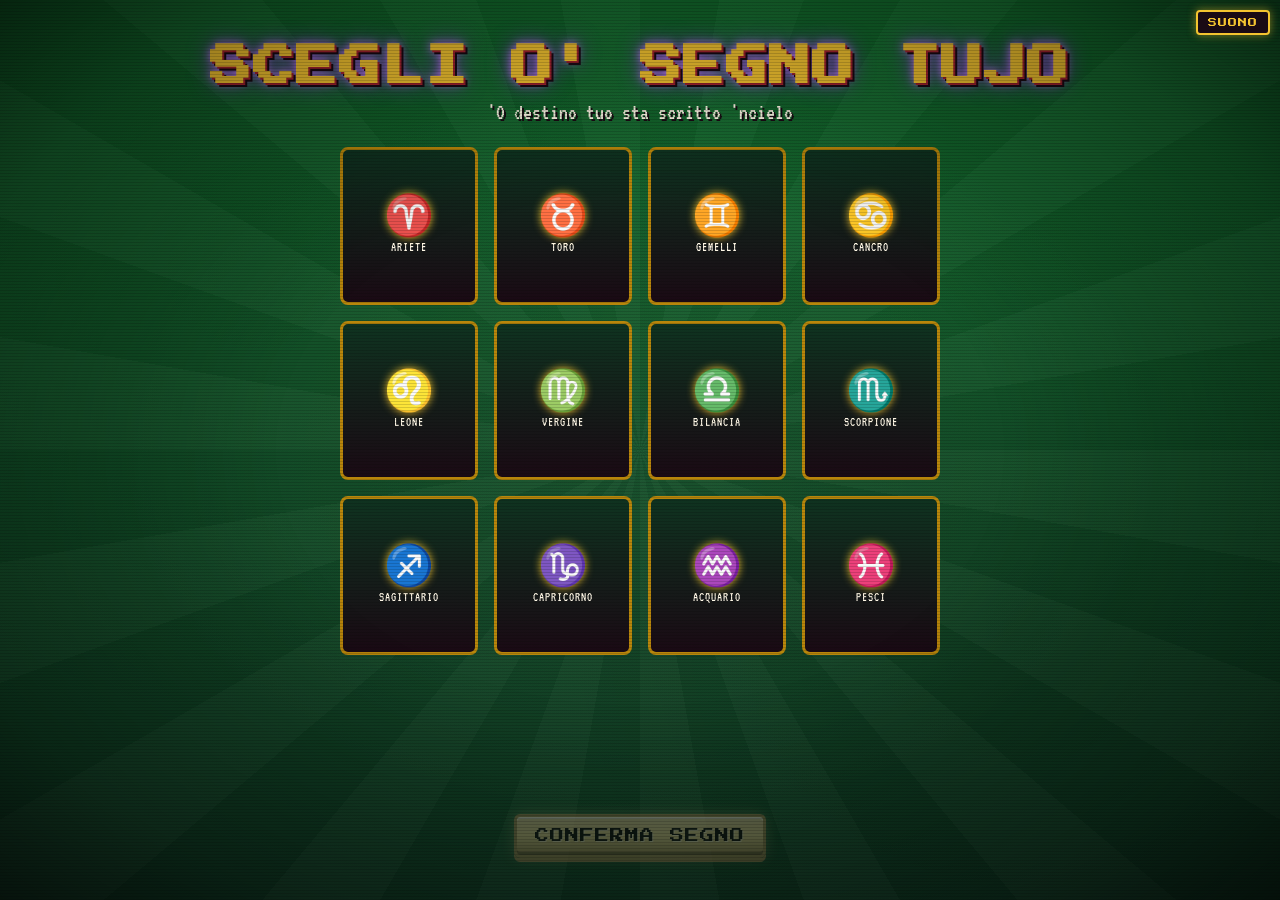
<file: game/index.html>
<!DOCTYPE html>
<html lang="it">
<head>
<meta charset="UTF-8">
<meta name="viewport" content="width=device-width, initial-scale=1.0, maximum-scale=1.0, user-scalable=no">
<meta name="theme-color" content="#0f3320">
<meta name="mobile-web-app-capable" content="yes">
<meta name="apple-mobile-web-app-capable" content="yes">
<title>BRISCOLA ROYALE</title>
<link rel="preconnect" href="https://fonts.googleapis.com">
<link rel="preconnect" href="https://fonts.gstatic.com" crossorigin>
<link href="https://fonts.googleapis.com/css2?family=Press+Start+2P&family=VT323&family=Bungee&display=swap" rel="stylesheet">
<link rel="stylesheet" href="style.css">
</head>
<body class="crt">

<button id="btn-mute" type="button" aria-label="Silenzia audio" title="Silenzia">SUONO</button>

<!-- =============== SCHERMATA: SELEZIONE SEGNO ZODIACALE =============== -->
<section id="screen-zodiac" class="screen">
  <header class="screen-header">
    <h1 class="title-neon" data-i18n="zodiac.title">SCEGLI O' SEGNO TUJO</h1>
    <p class="subtitle" data-i18n="zodiac.subtitle">'O destino tuo sta scritto 'ncielo</p>
  </header>
  <main class="screen-main">
    <div id="zodiac-grid" class="zodiac-grid">
      <button type="button" class="zodiac-icon" data-sign="ariete"><span class="z-symbol">&#9800;</span><span class="z-name" data-i18n="zodiac.sign.ariete">Ariete</span></button>
      <button type="button" class="zodiac-icon" data-sign="toro"><span class="z-symbol">&#9801;</span><span class="z-name" data-i18n="zodiac.sign.toro">Toro</span></button>
      <button type="button" class="zodiac-icon" data-sign="gemelli"><span class="z-symbol">&#9802;</span><span class="z-name" data-i18n="zodiac.sign.gemelli">Gemelli</span></button>
      <button type="button" class="zodiac-icon" data-sign="cancro"><span class="z-symbol">&#9803;</span><span class="z-name" data-i18n="zodiac.sign.cancro">Cancro</span></button>
      <button type="button" class="zodiac-icon" data-sign="leone"><span class="z-symbol">&#9804;</span><span class="z-name" data-i18n="zodiac.sign.leone">Leone</span></button>
      <button type="button" class="zodiac-icon" data-sign="vergine"><span class="z-symbol">&#9805;</span><span class="z-name" data-i18n="zodiac.sign.vergine">Vergine</span></button>
      <button type="button" class="zodiac-icon" data-sign="bilancia"><span class="z-symbol">&#9806;</span><span class="z-name" data-i18n="zodiac.sign.bilancia">Bilancia</span></button>
      <button type="button" class="zodiac-icon" data-sign="scorpione"><span class="z-symbol">&#9807;</span><span class="z-name" data-i18n="zodiac.sign.scorpione">Scorpione</span></button>
      <button type="button" class="zodiac-icon" data-sign="sagittario"><span class="z-symbol">&#9808;</span><span class="z-name" data-i18n="zodiac.sign.sagittario">Sagittario</span></button>
      <button type="button" class="zodiac-icon" data-sign="capricorno"><span class="z-symbol">&#9809;</span><span class="z-name" data-i18n="zodiac.sign.capricorno">Capricorno</span></button>
      <button type="button" class="zodiac-icon" data-sign="acquario"><span class="z-symbol">&#9810;</span><span class="z-name" data-i18n="zodiac.sign.acquario">Acquario</span></button>
      <button type="button" class="zodiac-icon" data-sign="pesci"><span class="z-symbol">&#9811;</span><span class="z-name" data-i18n="zodiac.sign.pesci">Pesci</span></button>
    </div>
    <div id="zodiac-detail" class="zodiac-detail" aria-live="polite"></div>
  </main>
  <footer class="screen-footer">
    <button type="button" class="btn-arcade" id="btn-zodiac-confirm" data-i18n="zodiac.confirm" disabled>CONFERMA SEGNO</button>
  </footer>
</section>

<!-- =============== SCHERMATA: MENU PRINCIPALE =============== -->
<section id="screen-menu" class="screen">
  <header class="screen-header menu-header">
    <div class="logo-box">
      <div id="gennarino-menu"></div>
    </div>
    <h1 class="title-neon menu-title" id="logo-menu">BRISCOLA<br>ROYALE</h1>
    <p class="subtitle menu-sub" data-i18n="menu.subtitle">Tieni 'a mano? Allora vienitenne!</p>
  </header>
  <main class="screen-main menu-main">
    <button type="button" class="btn-arcade btn-big" id="btn-menu-play" data-i18n="menu.play">GIOCA</button>
    <button type="button" class="btn-arcade" id="btn-how-to-play" data-i18n="menu.howToPlay">COME SI GIOCA?</button>
    <button type="button" class="btn-arcade btn-premium" id="btn-premium" data-i18n="menu.minigames">MINIGIOCHI</button>
    <button type="button" class="btn-arcade btn-small" id="btn-collection" data-i18n="menu.collection">COLLEZIONE</button>
    <button type="button" class="btn-arcade btn-small" id="btn-open-settings" data-i18n="menu.settings">&#9881; IMPOSTAZIONI</button>
  </main>
  <footer class="screen-footer menu-footer">
    <span class="meta-coins"><span data-i18n="menu.ducatsLabel">DUCATI</span>: <span id="meta-coins-display">0</span></span>
    <span class="meta-zodiac"><span data-i18n="menu.signLabel">SEGNO</span>: <span id="meta-zodiac-display">--</span></span>
  </footer>
</section>

<!-- =============== SCHERMATA: GIOCO =============== -->
<section id="screen-game" class="screen">
  <!-- Decorazioni angolari "bisca" (pixel art SVG inline) -->
  <div class="bisca-deco tl" aria-hidden="true">
    <!-- Tazzina di caffè -->
    <svg width="32" height="32" viewBox="0 0 16 16" xmlns="http://www.w3.org/2000/svg" shape-rendering="crispEdges">
      <rect x="3" y="6" width="8" height="6" fill="#fff8e7"/>
      <rect x="3" y="6" width="8" height="1" fill="#1a0a14"/>
      <rect x="3" y="11" width="8" height="1" fill="#1a0a14"/>
      <rect x="3" y="6" width="1" height="6" fill="#1a0a14"/>
      <rect x="10" y="6" width="1" height="6" fill="#1a0a14"/>
      <rect x="11" y="7" width="3" height="1" fill="#1a0a14"/>
      <rect x="13" y="8" width="1" height="2" fill="#1a0a14"/>
      <rect x="11" y="10" width="2" height="1" fill="#1a0a14"/>
      <rect x="4" y="7" width="6" height="4" fill="#3b1a0a"/>
      <rect x="5" y="3" width="1" height="2" fill="#fff" opacity="0.5"/>
      <rect x="7" y="2" width="1" height="3" fill="#fff" opacity="0.5"/>
      <rect x="9" y="3" width="1" height="2" fill="#fff" opacity="0.5"/>
    </svg>
  </div>
  <div class="bisca-deco tr" aria-hidden="true">
    <!-- Lampada da bisca -->
    <svg width="32" height="32" viewBox="0 0 16 16" xmlns="http://www.w3.org/2000/svg" shape-rendering="crispEdges">
      <rect x="7" y="0" width="2" height="3" fill="#1a0a14"/>
      <rect x="3" y="3" width="10" height="1" fill="#1a0a14"/>
      <rect x="2" y="4" width="12" height="3" fill="#e63946"/>
      <rect x="3" y="7" width="10" height="1" fill="#a3232f"/>
      <rect x="6" y="8" width="4" height="3" fill="#f4c430" opacity="0.8"/>
      <rect x="7" y="11" width="2" height="2" fill="#f4c430" opacity="0.4"/>
    </svg>
  </div>
  <div class="bisca-deco bl" aria-hidden="true">
    <!-- Posacenere con sigaro -->
    <svg width="32" height="32" viewBox="0 0 16 16" xmlns="http://www.w3.org/2000/svg" shape-rendering="crispEdges">
      <rect x="2" y="10" width="12" height="3" fill="#3b3b3b"/>
      <rect x="2" y="10" width="12" height="1" fill="#1a0a14"/>
      <rect x="3" y="13" width="10" height="1" fill="#1a0a14"/>
      <rect x="8" y="6" width="6" height="1" fill="#8b4513"/>
      <rect x="14" y="6" width="1" height="1" fill="#e63946"/>
      <rect x="15" y="5" width="1" height="1" fill="#f4c430"/>
      <rect x="9" y="4" width="1" height="2" fill="#fff" opacity="0.3"/>
      <rect x="11" y="3" width="1" height="3" fill="#fff" opacity="0.3"/>
    </svg>
  </div>
  <div class="bisca-deco br" aria-hidden="true">
    <!-- Mazzo di carte -->
    <svg width="32" height="32" viewBox="0 0 16 16" xmlns="http://www.w3.org/2000/svg" shape-rendering="crispEdges">
      <rect x="2" y="3" width="8" height="11" fill="#fff8e7"/>
      <rect x="2" y="3" width="8" height="1" fill="#1a0a14"/>
      <rect x="2" y="13" width="8" height="1" fill="#1a0a14"/>
      <rect x="2" y="3" width="1" height="11" fill="#1a0a14"/>
      <rect x="9" y="3" width="1" height="11" fill="#1a0a14"/>
      <rect x="4" y="5" width="4" height="1" fill="#e63946"/>
      <rect x="4" y="11" width="4" height="1" fill="#e63946"/>
      <rect x="5" y="7" width="2" height="3" fill="#f4c430"/>
      <rect x="5" y="2" width="8" height="11" fill="#1a0a14" opacity="0.4"/>
      <rect x="6" y="1" width="8" height="11" fill="#1a0a14" opacity="0.25"/>
    </svg>
  </div>
  <header class="hud" id="hud">
    <div class="hud-block">
      <div class="hud-label" data-i18n="hud.ante">ANTE</div>
      <div class="hud-value" id="hud-ante">1/8</div>
    </div>
    <div class="hud-block">
      <div class="hud-label" data-i18n="hud.round">ROUND</div>
      <div class="hud-value" id="hud-round">SMALL</div>
    </div>
    <div class="hud-block hud-score">
      <div class="hud-label" data-i18n="hud.score">PUNTI</div>
      <div class="hud-value score-big" id="hud-score">0</div>
      <div class="hud-progress"><div class="hud-progress-bar" id="hud-progress-bar"></div></div>
      <div class="hud-target"><span data-i18n="hud.target">OBIETTIVO</span>: <span id="hud-target">300</span></div>
    </div>
    <div class="hud-block">
      <div class="hud-label" data-i18n="hud.hands">MANI</div>
      <div class="hud-value hud-blu" id="hud-hands">4</div>
    </div>
    <div class="hud-block">
      <div class="hud-label" data-i18n="hud.discards">SCARTI</div>
      <div class="hud-value hud-red" id="hud-discards">3</div>
    </div>
    <div class="hud-block">
      <div class="hud-label" data-i18n="hud.ducats">DUCATI</div>
      <div class="hud-value hud-gold" id="hud-money">$ 4</div>
    </div>
    <div class="hud-block" id="hud-briscola">
      <span class="hud-label" data-i18n="hud.briscola">BRISCOLA</span>
      <span class="hud-value" id="hud-briscola-seme">—</span>
    </div>
    <div class="hud-badges">
      <span id="hud-daily-badge" class="hud-daily-badge" style="display:none">&#128197; DAILY</span>
      <span id="hud-endless-badge" class="hud-endless-badge" style="display:none">&#8734; ENDLESS</span>
    </div>
  </header>

  <aside class="joker-bar" id="joker-bar" aria-label="Jolly attivi">
    <div class="joker-bar-label" data-i18n="game.jokers">JOLLY</div>
    <div class="joker-slots" id="joker-slots"></div>
    <div class="joker-bar-label" style="margin-top:6px" data-i18n="game.tarots">TAROCCHI</div>
    <div class="consumable-bar" id="consumable-bar"></div>
    <div id="gennarino-game"></div>
  </aside>

  <main class="screen-main game-main">
    <div class="played-area" id="cards-played" aria-label="Carte giocate"></div>

    <div class="deck-area" id="deck-area">
      <button type="button" class="deck-btn" id="btn-draw-card" title="Clicca per pescare una carta">
        <div class="deck-stack">
          <div class="deck-card-back"></div>
          <div class="deck-card-back deck-card-2"></div>
          <div class="deck-card-back deck-card-3"></div>
        </div>
        <div class="deck-info-overlay">
          <span class="deck-count-num" id="deck-count">40</span>
          <span class="deck-count-label" data-i18n="game.cards">carte</span>
        </div>
      </button>
      <div class="deck-draws-indicator">
        <span class="draws-label" data-i18n="game.draws">PESCATE</span>
        <span class="draws-value" id="draws-left">4</span>
      </div>
    </div>

    <div class="hand-area" id="cards-hand" aria-label="Carte in mano"></div>

    <div class="round-info" id="round-info">
      <span id="hand-type-display">--</span>
      <span class="chips-mult" id="chips-mult-display">0 &times; 0</span>
    </div>

    <div class="action-bar">
      <button type="button" class="btn-arcade btn-play" id="btn-play" disabled data-i18n="btn.playHand">GIOCA</button>
      <button type="button" class="btn-arcade btn-sort" id="btn-sort-rank" data-i18n="btn.sortRank">ORDINA</button>
      <button type="button" class="btn-arcade btn-discard" id="btn-discard" disabled data-i18n="btn.discard">SCARTA</button>
      <button type="button" class="btn-arcade btn-small btn-combo-help" id="btn-combo-help" data-i18n="btn.combo">COMBO?</button>
    </div>
  </main>

  <footer class="screen-footer game-footer">
    <button type="button" class="btn-text" id="btn-run-info" data-i18n="btn.infoRun">INFO RUN</button>
    <button type="button" class="btn-text" id="btn-quit-run" data-i18n="btn.abandon">ABBANDONA</button>
  </footer>
</section>

<!-- =============== SCHERMATA: NEGOZIO =============== -->
<section id="screen-shop" class="screen">
  <header class="screen-header shop-header">
    <h1 class="title-neon shop-title" data-i18n="shop.mainTitle">'O NEGOZIO 'E DON CARMINE</h1>
    <p class="subtitle" data-i18n="shop.mainSubtitle">Spendi sti ducati ca te bruciano 'ncopp' 'a sacca</p>
    <div class="shop-coins"><span data-i18n="shop.ducatsLabel">DUCATI</span>: <span id="shop-coins-display">0</span></div>
  </header>
  <main class="screen-main shop-main">
    <section class="shop-section">
      <h2 class="shop-section-title" data-i18n="shop.sectionJokers">MAZZETTI &amp; JOLLY</h2>
      <div class="shop-row" id="shop-jokers"></div>
    </section>
    <section class="shop-section">
      <h2 class="shop-section-title" data-i18n="shop.sectionTarots">TAROCCHI</h2>
      <div class="shop-row" id="shop-tarots"></div>
    </section>
    <section class="shop-section">
      <h2 class="shop-section-title" data-i18n="shop.sectionPacks">PACCHETTI</h2>
      <div class="shop-row" id="shop-packs"></div>
    </section>
  </main>
  <footer class="screen-footer shop-footer">
    <button type="button" class="btn-arcade btn-reroll" id="btn-reroll">RILANCIA ($5)</button>
    <button type="button" class="btn-arcade btn-next" id="btn-next">AVANTI &raquo;</button>
  </footer>
</section>

<!-- =============== SCHERMATA: SLOT MACHINE =============== -->
<section id="screen-slot" class="screen">
  <header class="screen-header slot-header">
    <h1 class="title-neon slot-title" data-i18n="slot.title">SLOT D' 'O DESTINO</h1>
    <p class="subtitle" data-i18n="slot.subtitle">Vire si 'a fortuna te vasa</p>
  </header>
  <main class="screen-main slot-main">
    <div class="slot-cabinet">
      <div class="bulb-row top">
        <span class="bulb"></span><span class="bulb"></span><span class="bulb"></span>
        <span class="bulb"></span><span class="bulb"></span><span class="bulb"></span>
        <span class="bulb"></span><span class="bulb"></span>
      </div>
      <div class="reels-box">
        <div class="reel" id="reel-1">&#127815;</div>
        <div class="reel" id="reel-2">&#127815;</div>
        <div class="reel" id="reel-3">&#127815;</div>
      </div>
      <div class="bulb-row bottom">
        <span class="bulb"></span><span class="bulb"></span><span class="bulb"></span>
        <span class="bulb"></span><span class="bulb"></span><span class="bulb"></span>
        <span class="bulb"></span><span class="bulb"></span>
      </div>
      <div class="slot-display" id="slot-display" data-i18n="slot.insertCoin">INSERISCI 'NU DUCATO</div>
      <span id="slot-cost-label" class="tombola-counter" style="font-size:16px"></span>
      <button type="button" class="slot-lever" id="btn-slot-spin" aria-label="Tira la leva">
        <span class="lever-stick"></span>
        <span class="lever-ball"></span>
      </button>
    </div>
  </main>
  <footer class="screen-footer slot-footer">
    <span class="slot-credit"><span data-i18n="slot.creditsLabel">CREDITI</span>: <span id="slot-credit">0</span></span>
    <button type="button" class="btn-arcade" id="btn-slot-exit" data-i18n="slot.exit">ESCI</button>
  </footer>
</section>

<!-- =============== SCHERMATA: TOMBOLA =============== -->
<section id="screen-tombola" class="screen">
  <header class="screen-header tombola-header">
    <h1 class="title-neon tombola-title" data-i18n="tombola.title">TOMBOLA D' 'A NONNA</h1>
    <p class="subtitle" data-i18n="tombola.subtitle">Novanta numeri, 'na speranza</p>
  </header>
  <main class="screen-main tombola-main">
    <div class="tombola-grid tombola-card" id="tombola-card" aria-label="Cartella tombola"></div>
    <div class="tombola-extracted">
      <h3 class="tombola-extracted-title" data-i18n="tombola.lastExtracted">ULTIMI ESTRATTI</h3>
      <div class="tombola-extracted-row" id="tombola-last-numbers"></div>
    </div>
    <span id="tombola-extract-counter" class="tombola-counter">ESTRAZIONI: 0 / 9</span>
    <button type="button" class="btn-arcade btn-big" id="btn-tombola-extract">ESTRAI NUMERO</button>
  </main>
  <footer class="screen-footer tombola-footer">
    <span class="tombola-status" id="tombola-status">AMBO --- TERNA --- TOMBOLA</span>
    <button type="button" class="btn-arcade" id="btn-tombola-exit" data-i18n="tombola.exit">ESCI</button>
  </footer>
</section>

<!-- =============== SCHERMATA: GAME OVER =============== -->
<section id="screen-end" class="screen">
  <header class="screen-header end-header">
    <h1 class="title-neon end-title" id="end-title">FINE D' 'A PARTITA</h1>
  </header>
  <main class="screen-main end-main">
    <section class="end-stats" id="end-stats">
      <h2 class="end-section-title" data-i18n="end.statsTitle">STATISTICHE D' 'A RUN</h2>
      <ul class="stat-list">
        <li><span data-i18n="end.statScore">Punteggio finale</span>: <strong id="end-score" class="stat-score-value">0</strong></li>
        <li><span data-i18n="end.statAnte">Ante raggiunto</span>: <strong id="end-ante">1</strong></li>
        <li><span data-i18n="end.statHands">Mani giocate</span>: <strong id="end-hands">0</strong></li>
        <li><span data-i18n="end.statSpent">Ducati spesi</span>: <strong id="end-spent">0</strong></li>
        <li><span data-i18n="end.statJokers">Jolly comprati</span>: <strong id="end-jokers">0</strong></li>
      </ul>
    </section>
    <section class="end-prediction" id="end-prediction">
      <h2 class="end-section-title" data-i18n="end.magoTitle">'O MAGO TE DICE...</h2>
      <div class="prediction-box" id="end-prediction-box">
        <p class="prediction-text" id="end-prediction-text">Le stelle stanno mute, &#39;o mago s&#39;&egrave; addurmuto.</p>
      </div>
    </section>
  </main>
  <footer class="screen-footer end-footer">
    <button type="button" class="btn-arcade" id="btn-retry" data-i18n="end.retry">RIGIOCA</button>
    <button type="button" class="btn-arcade btn-small" id="btn-menu-end" data-i18n="end.menu">MENU</button>
  </footer>
</section>

<!-- =============== SCHERMATA: IMPOSTAZIONI =============== -->
<section id="screen-settings" class="screen">
  <header class="screen-header settings-header">
    <button type="button" class="btn-arcade btn-small btn-back" id="btn-settings-back" data-i18n="settings.back">&laquo; INDIETRO</button>
    <h1 class="title-neon settings-title" data-i18n="settings.title">&#9881; IMPOSTAZIONI</h1>
  </header>
  <main class="screen-main settings-main">

    <section class="settings-section">
      <h2 class="settings-section-title" data-i18n="settings.audio">AUDIO</h2>
      <div class="settings-row">
        <label class="settings-label" for="settings-bgm-vol" data-i18n="settings.bgmVol">Volume musica</label>
        <input type="range" id="settings-bgm-vol" min="0" max="100" step="5" value="40" class="settings-slider">
        <span class="settings-value" id="settings-bgm-vol-display">40</span>
      </div>
      <div class="settings-row">
        <label class="settings-label" for="settings-sfx-vol" data-i18n="settings.sfxVol">Volume effetti</label>
        <input type="range" id="settings-sfx-vol" min="0" max="100" step="5" value="80" class="settings-slider">
        <span class="settings-value" id="settings-sfx-vol-display">80</span>
      </div>
      <div class="settings-row">
        <span class="settings-label" data-i18n="settings.audioLabel">Audio</span>
        <button type="button" class="btn-arcade btn-small" id="btn-settings-mute">&#128266; ATTIVO</button>
      </div>
    </section>

    <section class="settings-section">
      <h2 class="settings-section-title" data-i18n="settings.zodiac">SEGNO ZODIACALE</h2>
      <div class="settings-row settings-zodiac-row">
        <span class="settings-label" data-i18n="settings.currentSign">Segno corrente</span>
        <span class="settings-zodiac-current">
          <span class="settings-zodiac-symbol" id="settings-zodiac-symbol">&#9804;</span>
          <span class="settings-zodiac-name" id="settings-zodiac-name">--</span>
        </span>
      </div>
      <div class="settings-row">
        <button type="button" class="btn-arcade btn-small" id="btn-settings-change-zodiac" data-i18n="settings.changeZodiac">CAMBIA SEGNO</button>
      </div>
    </section>

    <section class="settings-section">
      <h2 class="settings-section-title" data-i18n="settings.stats">STATISTICHE</h2>
      <table class="settings-stats">
        <tbody>
          <tr><td class="stat-label" data-i18n="stat.played">Partite giocate</td><td class="stat-value" id="stat-total-runs">0</td></tr>
          <tr><td class="stat-label" data-i18n="stat.wins">Vittorie</td><td class="stat-value" id="stat-victories">0</td></tr>
          <tr><td class="stat-label" data-i18n="stat.losses">Sconfitte</td><td class="stat-value" id="stat-defeats">0</td></tr>
          <tr><td class="stat-label" data-i18n="stat.bosses">Boss battuti</td><td class="stat-value" id="stat-boss-defeated">0</td></tr>
          <tr><td class="stat-label" data-i18n="stat.bestScore">Punteggio migliore</td><td class="stat-value" id="stat-best-score">0</td></tr>
          <tr><td class="stat-label" data-i18n="stat.ducats">Ducati totali</td><td class="stat-value" id="stat-total-ducats">0</td></tr>
          <tr><td class="stat-label" data-i18n="stat.favCombo">Combo preferita</td><td class="stat-value" id="stat-favorite-combo">&mdash;</td></tr>
          <tr><td class="stat-label" data-i18n="stat.favJoker">Jolly preferito</td><td class="stat-value" id="stat-favorite-joker">&mdash;</td></tr>
        </tbody>
      </table>
    </section>

    <section class="settings-section">
      <h3 class="settings-section-title" data-i18n="settings.lang">LINGUA</h3>
      <button type="button" class="btn-arcade" id="btn-lang-toggle">IT | EN</button>
    </section>

    <section class="settings-section">
      <h2 class="settings-section-title" data-i18n="settings.data">DATI</h2>
      <div class="settings-row">
        <button type="button" class="btn-arcade btn-small btn-reset-save" id="btn-settings-reset" data-i18n="settings.reset">RESET SALVATAGGIO</button>
      </div>
      <p class="settings-warning" data-i18n="settings.resetWarning">Attenzione: cancellera' tutti i progressi, ducati, jolly e statistiche.</p>
    </section>

  </main>
  <footer class="screen-footer settings-footer">
    <span class="settings-version">v1.0 &mdash; BRISCOLA ROYALE</span>
  </footer>
</section>

<!-- =============== SCHERMATA: COLLEZIONE =============== -->
<section id="screen-collection" class="screen">
  <div class="screen-inner">
    <header class="screen-header">
      <button type="button" class="btn-arcade btn-sm" id="btn-coll-back" data-i18n="settings.back">&laquo; INDIETRO</button>
      <h2 class="screen-title" data-i18n="coll.title">COLLEZIONE</h2>
    </header>
    <div id="coll-filter-bar" class="coll-filter-bar">
      <button type="button" class="btn-arcade btn-sm coll-filter active" data-filter="all" data-i18n="coll.all">TUTTI</button>
      <button type="button" class="btn-arcade btn-sm coll-filter" data-filter="seen" data-i18n="coll.filterSeen">VISTI</button>
      <button type="button" class="btn-arcade btn-sm coll-filter" data-filter="locked" data-i18n="coll.filterLocked">BLOCCATI</button>
    </div>
    <div id="coll-grid" class="coll-grid"></div>
    <p class="coll-counter" id="coll-counter">0 / 0 sbloccati</p>
  </div>
</section>

<!-- =============== SCHERMATA: MINI-GIOCHI (SVAGO) =============== -->
<section id="screen-minigames" class="screen">
  <div class="screen-inner">
    <header class="screen-header">
      <button type="button" class="btn-arcade btn-sm" id="btn-minigames-back" data-i18n="settings.back">&laquo; INDIETRO</button>
      <h2 class="screen-title" data-i18n="mg.hub.title">SVAGO</h2>
    </header>
    <p class="minigames-sub" data-i18n="mg.hub.subtitle">Quattro juochi 'e bisca pe' fa' passa' 'o tiempo</p>
    <div class="minigames-grid">
      <button type="button" class="minigame-card" id="mg-tabacchi">
        <div class="mg-icon">&#128684;</div>
        <div class="mg-title" data-i18n="mg.tabacchi.cardTitle">TABACCHI</div>
        <div class="mg-desc" data-i18n="mg.tabacchi.cardDesc">Fumati tutto il pacchetto</div>
        <div class="mg-reward" data-i18n="mg.tabacchi.cardReward">+10 &#128176;</div>
      </button>
      <button type="button" class="minigame-card" id="mg-cassaforte">
        <div class="mg-icon">&#128274;</div>
        <div class="mg-title" data-i18n="mg.cassaforte.cardTitle">CASSAFORTE D'ORO</div>
        <div class="mg-desc" data-i18n="mg.cassaforte.cardDesc">Spaccala col piede di porco</div>
        <div class="mg-reward" data-i18n="mg.cassaforte.cardReward">+100 &#128176;</div>
      </button>
      <button type="button" class="minigame-card" id="mg-jackpot">
        <div class="mg-icon">&#127920;</div>
        <div class="mg-title" data-i18n="mg.jackpot.cardTitle">JACKPOT</div>
        <div class="mg-desc" data-i18n="mg.jackpot.cardDesc">Slot machine — tenta la fortuna</div>
        <div class="mg-reward" data-i18n="mg.jackpot.cardReward">variabile</div>
      </button>
      <button type="button" class="minigame-card" id="mg-pachinko">
        <div class="mg-icon">&#127919;</div>
        <div class="mg-title" data-i18n="mg.pachinko.cardTitle">PACHINKO</div>
        <div class="mg-desc" data-i18n="mg.pachinko.cardDesc">Spara la pallina e fai punti</div>
        <div class="mg-reward" data-i18n="mg.pachinko.cardReward">5&ndash;50 &#128176;</div>
      </button>
    </div>
  </div>
</section>

<!-- =============== OVERLAY GLOBALI =============== -->
<div id="toast-container" aria-live="polite" aria-atomic="true"></div>
<div id="popup-overlay" class="popup-overlay" aria-hidden="true">
  <div class="popup-box" id="popup-box" role="dialog" aria-modal="true"></div>
</div>

<!-- =============== JS (ordine obbligato) =============== -->
<script defer src="sprites.js"></script>
<script defer src="data.js"></script>
<script defer src="cards.js"></script>
<script defer src="audio.js"></script>
<script defer src="gennarino.js"></script>
<script defer src="zodiac.js"></script>
<script defer src="game.js"></script>
<script defer src="shop.js"></script>
<script defer src="bonus.js"></script>
<script defer src="app.js"></script>
<script defer src="tutorial.js"></script>

</body>
</html>
</file>
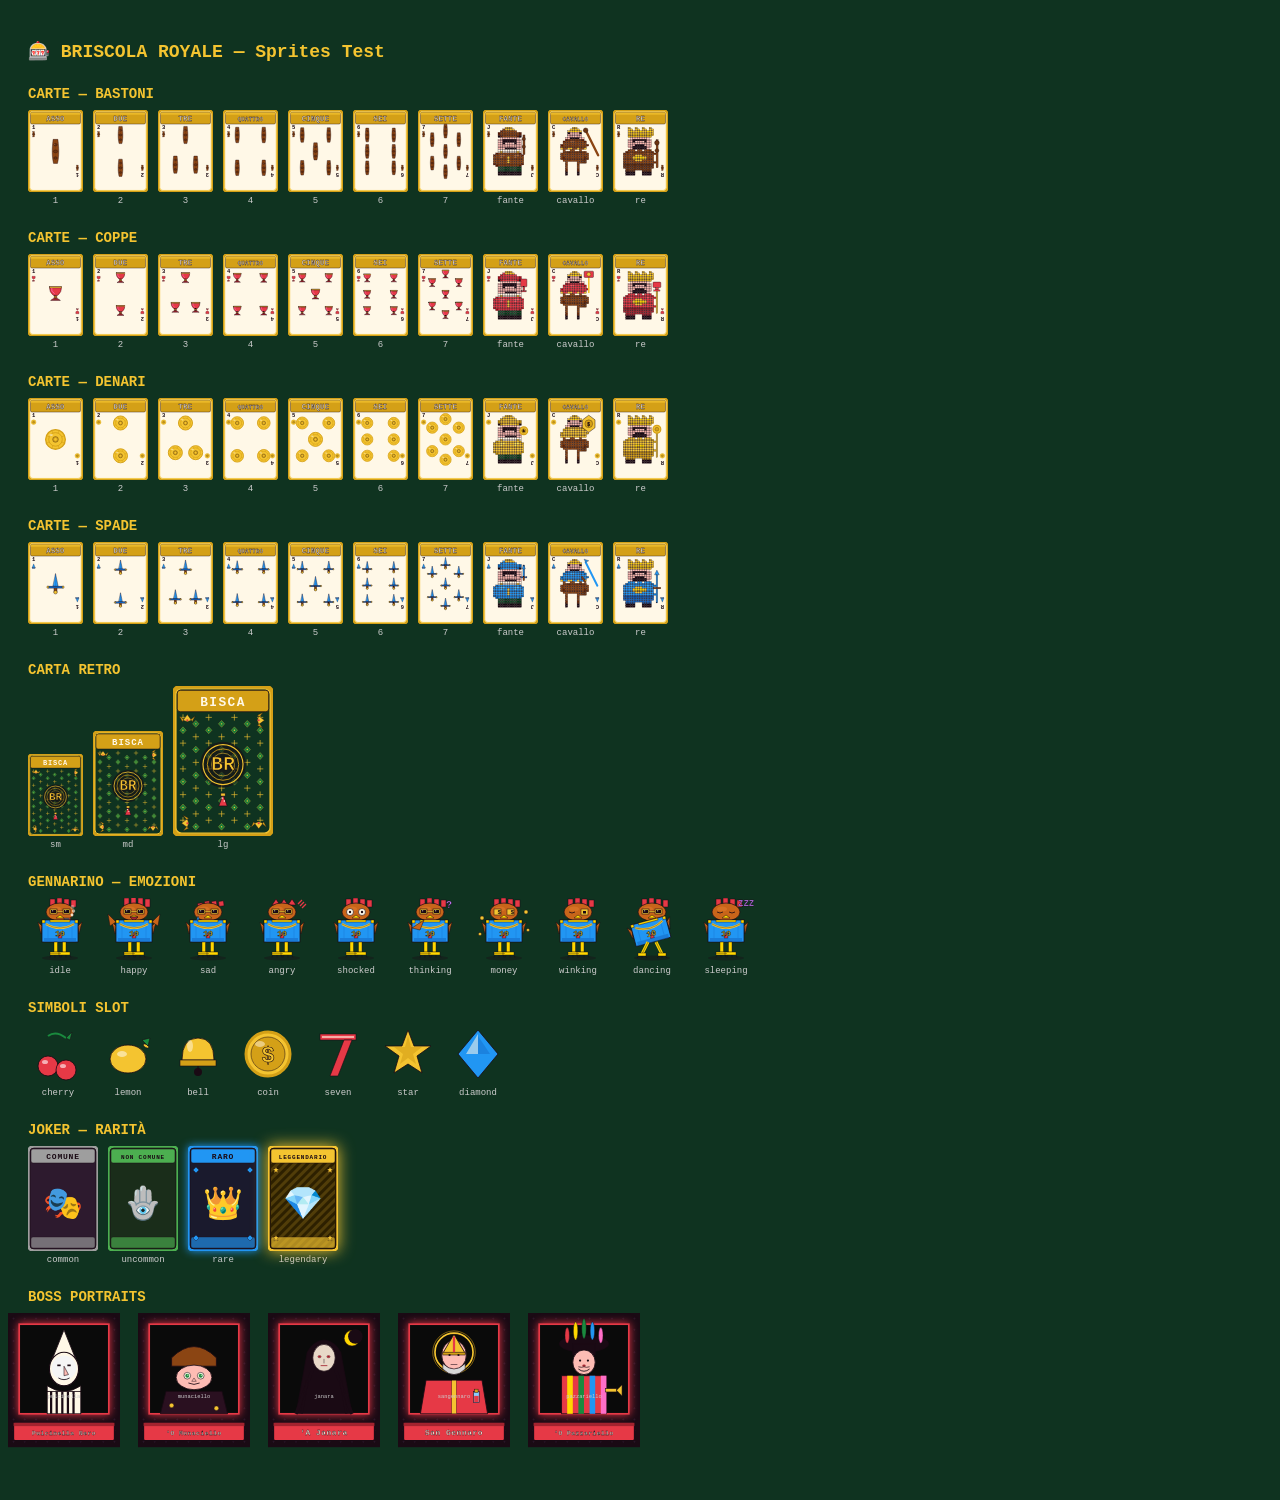
<file: game/test-sprites.html>
<!DOCTYPE html>
<html lang="it">
<head>
<meta charset="UTF-8">
<title>Sprites Test — Briscola Royale</title>
<style>
  body { background: #0f3320; color: #fff8e7; font-family: monospace; padding: 20px; }
  h2 { color: #f4c430; margin: 24px 0 8px; font-size: 14px; }
  .row { display: flex; flex-wrap: wrap; gap: 10px; align-items: flex-end; margin-bottom: 16px; }
  .label { font-size: 9px; color: #ccc; text-align: center; margin-top: 4px; }
  .item { display: flex; flex-direction: column; align-items: center; }
</style>
</head>
<body>
<h1 style="color:#f4c430; font-size:18px;">🎰 BRISCOLA ROYALE — Sprites Test</h1>
<div id="output">Caricamento sprites...</div>
<script src="sprites.js"></script>
<script>
const out = document.getElementById('output');
const S = window.SPRITES;
if (!S) { out.textContent = 'ERRORE: sprites.js non caricato'; }
else {
  let h = '';

  // Carte per seme
  ['bastoni','coppe','denari','spade'].forEach(seme => {
    h += `<h2>CARTE — ${seme.toUpperCase()}</h2><div class="row">`;
    [1,2,3,4,5,6,7,'fante','cavallo','re'].forEach(v => {
      h += `<div class="item">${S.card(seme, v, {size:'sm'})}<div class="label">${v}</div></div>`;
    });
    h += '</div>';
  });

  // Carta retro
  h += `<h2>CARTA RETRO</h2><div class="row">`;
  ['sm','md','lg'].forEach(sz => {
    h += `<div class="item">${S.cardBack({size:sz})}<div class="label">${sz}</div></div>`;
  });
  h += '</div>';

  // Gennarino
  h += `<h2>GENNARINO — EMOZIONI</h2><div class="row">`;
  ['idle','happy','sad','angry','shocked','thinking','money','winking','dancing','sleeping'].forEach(e => {
    h += `<div class="item">${S.gennarino(e, 64)}<div class="label">${e}</div></div>`;
  });
  h += '</div>';

  // Slot symbols
  h += `<h2>SIMBOLI SLOT</h2><div class="row">`;
  ['cherry','lemon','bell','coin','seven','star','diamond'].forEach(sym => {
    h += `<div class="item">${S.slotSymbol(sym)}<div class="label">${sym}</div></div>`;
  });
  h += '</div>';

  // Joker cards
  h += `<h2>JOKER — RARITÀ</h2><div class="row">`;
  [['common','🎭','#2d1a2e'],['uncommon','🪬','#1a2d1a'],['rare','👑','#1a1a2d'],['legendary','💎','#2d2000']].forEach(([r,e,bg]) => {
    h += `<div class="item">${S.jokerCard(r, e, bg)}<div class="label">${r}</div></div>`;
  });
  h += '</div>';

  // Boss frames
  h += `<h2>BOSS PORTRAITS</h2><div class="row">`;
  [['pulcinella',"Pulcinella Nero"],['munaciello',"'O Munaciello"],['janara',"'A Janara"],['sangennaro','San Gennaro'],['pazzariello',"'O Pazzariello"]].forEach(([id,nm]) => {
    h += `<div class="item" style="transform:scale(0.6);transform-origin:top left;width:120px;height:144px;">${S.bossFrame(id, nm)}<div class="label" style="margin-top:-90px;">${id}</div></div>`;
  });
  h += '</div>';

  out.innerHTML = h;
}
</script>
</body>
</html>
</file>
<file: game/style.css>
/* ============================================================
   BRISCOLA ROYALE — style.css
   Pixel art cafona / SNES bisca / sagra del paese
   ============================================================ */

:root {
  --verde: #1a8a3e;
  --verde-scuro: #0f3320;
  --verde-feltro: #14702f;
  --oro: #f4c430;
  --oro-scuro: #d4a017;
  --rosso: #e63946;
  --rosso-scuro: #a3232f;
  --viola: #c77dff;
  --viola-scuro: #7b2cbf;
  --azzurro: #2196f3;
  --rosa: #ff6ec7;
  --nero: #1a0a14;
  --bianco: #fff8e7;
  --ottone: #b8860b;
  --ottone-chiaro: #e6b94f;

  --font-pixel: 'Press Start 2P', 'Courier New', 'Lucida Console', monospace;
  --font-retro: 'VT323', 'Impact', 'Arial Black', 'Arial Narrow', sans-serif;
  --font-bungee: 'Bungee', 'Press Start 2P', 'Courier New', 'Lucida Console', monospace;
  --font-arcade: 'Bungee', 'Impact', 'Arial Black', 'Arial Narrow', sans-serif;
  --font-display: 'Bungee', 'Press Start 2P', 'Courier New', 'Lucida Console', monospace;
  --font-vt323: 'VT323', 'Courier New', monospace;
}

/* Font stack pixel-art friendly senza CDN */

button:focus-visible,
[role="button"]:focus-visible,
input:focus-visible,
select:focus-visible {
  outline: 2px solid var(--oro);
  outline-offset: 2px;
}

* {
  box-sizing: border-box;
  margin: 0;
  padding: 0;
  image-rendering: pixelated;
  image-rendering: crisp-edges;
}

html, body {
  min-height: 100%;
  width: 100%;
  overflow-x: hidden;
}

body {
  font-family: var(--font-retro);
  font-size: 18px;
  color: var(--bianco);
  background-color: var(--verde-feltro);
  background-image:
    radial-gradient(ellipse at center, rgba(255,255,255,0.04) 0%, transparent 60%),
    repeating-conic-gradient(from 0deg at 50% 50%,
      rgba(0,0,0,0.04) 0deg 10deg,
      rgba(255,255,255,0.02) 10deg 20deg),
    radial-gradient(circle at 20% 30%, rgba(0,0,0,0.10) 0%, transparent 40%),
    radial-gradient(circle at 80% 70%, rgba(0,0,0,0.10) 0%, transparent 40%),
    linear-gradient(180deg, #14702f 0%, #0f3320 100%);
  background-attachment: fixed;
  position: relative;
  min-height: 100vh;
}

/* Vignetta scura ai bordi */
body::before {
  content: '';
  position: fixed;
  inset: 0;
  pointer-events: none;
  z-index: 9998;
  background: radial-gradient(ellipse at center,
    transparent 40%,
    rgba(0,0,0,0.35) 80%,
    rgba(0,0,0,0.65) 100%);
}

/* Scanlines CRT */
.crt::after {
  content: '';
  position: fixed;
  inset: 0;
  pointer-events: none;
  z-index: 9999;
  background: repeating-linear-gradient(
    0deg,
    rgba(0,0,0,0.15) 0,
    rgba(0,0,0,0.15) 1px,
    transparent 1px,
    transparent 3px
  );
  mix-blend-mode: multiply;
}

/* ===== SCHERMATE ===== */
.screen {
  display: none;
  width: 100%;
  min-height: 100vh;
  padding: 18px 14px;
  position: relative;
  z-index: 1;
}

.screen.active {
  display: flex;
  flex-direction: column;
  min-height: 100vh;
  animation: screenIn 0.25s ease-out;
}

@keyframes screenIn {
  from { opacity: 0; transform: translateY(10px); }
  to { opacity: 1; transform: translateY(0); }
}

.screen-header {
  text-align: center;
  padding: 10px 6px 16px;
}

.screen-main {
  flex: 1;
  display: flex;
  flex-direction: column;
  align-items: center;
  justify-content: flex-start;
  gap: 16px;
  padding: 8px 0;
}

.screen-footer {
  display: flex;
  justify-content: center;
  align-items: center;
  gap: 12px;
  padding: 12px 6px 18px;
  flex-wrap: wrap;
}

/* ===== TIPOGRAFIA ===== */
.title-neon {
  font-family: var(--font-pixel);
  font-size: 28px;
  line-height: 1.3;
  color: var(--oro);
  text-shadow:
    2px 2px 0 var(--rosso-scuro),
    4px 4px 0 var(--nero),
    0 0 10px var(--viola),
    0 0 22px var(--viola-scuro);
  letter-spacing: 1px;
  animation: neonPulse 2.6s ease-in-out infinite;
  margin: 6px 0;
}

@keyframes neonPulse {
  0%, 100% {
    text-shadow:
      2px 2px 0 var(--rosso-scuro),
      4px 4px 0 var(--nero),
      0 0 10px var(--viola),
      0 0 22px var(--viola-scuro);
  }
  50% {
    text-shadow:
      2px 2px 0 var(--rosso-scuro),
      4px 4px 0 var(--nero),
      0 0 18px var(--rosa),
      0 0 36px var(--viola);
  }
}

.subtitle {
  font-family: var(--font-retro);
  font-size: 22px;
  color: var(--bianco);
  text-shadow: 2px 2px 0 var(--nero);
  margin-top: 6px;
}

/* ===== BOTTONI ARCADE ===== */
.btn-arcade {
  font-family: var(--font-pixel);
  font-size: 13px;
  color: var(--nero);
  background:
    linear-gradient(180deg, var(--ottone-chiaro) 0%, var(--oro) 50%, var(--ottone) 100%);
  border: 3px solid var(--ottone);
  border-radius: 6px;
  padding: 12px 18px;
  cursor: pointer;
  letter-spacing: 1px;
  text-transform: uppercase;
  box-shadow:
    inset 0 2px 0 rgba(255,255,255,0.55),
    inset 0 -3px 0 rgba(0,0,0,0.30),
    0 4px 0 var(--ottone),
    0 0 14px rgba(244,196,48,0.35);
  transition: transform 0.10s ease, box-shadow 0.10s ease, filter 0.15s ease;
  min-height: 44px;
  text-shadow: 1px 1px 0 rgba(255,255,255,0.4);
  user-select: none;
}

.btn-arcade:hover:not(:disabled) {
  transform: translateY(-2px) scale(1.05);
  filter: brightness(1.10);
  box-shadow:
    inset 0 2px 0 rgba(255,255,255,0.65),
    inset 0 -3px 0 rgba(0,0,0,0.30),
    0 6px 0 var(--ottone),
    0 0 22px rgba(244,196,48,0.65);
}

.btn-arcade:active:not(:disabled) {
  transform: scale(0.95);
  box-shadow:
    inset 0 2px 0 rgba(255,255,255,0.30),
    inset 0 -1px 0 rgba(0,0,0,0.40),
    0 1px 0 var(--ottone);
}

.btn-arcade:disabled {
  filter: grayscale(0.6) brightness(0.7);
  cursor: not-allowed;
  opacity: 0.65;
}

.btn-arcade.btn-big {
  font-size: 18px;
  padding: 18px 36px;
  min-width: 220px;
}

.btn-arcade.btn-small {
  font-size: 10px;
  padding: 8px 14px;
}

.btn-arcade.btn-premium {
  background: linear-gradient(180deg, var(--rosa) 0%, var(--viola) 50%, var(--viola-scuro) 100%);
  border-color: var(--viola-scuro);
  color: var(--bianco);
  text-shadow: 1px 1px 0 var(--nero);
  box-shadow:
    inset 0 2px 0 rgba(255,255,255,0.45),
    inset 0 -3px 0 rgba(0,0,0,0.35),
    0 4px 0 var(--viola-scuro),
    0 0 18px rgba(199,125,255,0.7);
  animation: bulbBlink 1.2s steps(2) infinite;
}

.btn-arcade.btn-play {
  background: linear-gradient(180deg, #5cd672 0%, var(--verde) 60%, var(--verde-scuro) 100%);
  border-color: var(--verde-scuro);
  color: var(--bianco);
  text-shadow: 1px 1px 0 var(--nero);
}

.btn-arcade.btn-discard {
  background: linear-gradient(180deg, #ff7a82 0%, var(--rosso) 60%, var(--rosso-scuro) 100%);
  border-color: var(--rosso-scuro);
  color: var(--bianco);
  text-shadow: 1px 1px 0 var(--nero);
}

.btn-arcade.btn-sort {
  background: linear-gradient(180deg, #6cb9ff 0%, var(--azzurro) 60%, #0d47a1 100%);
  border-color: #0d47a1;
  color: var(--bianco);
  text-shadow: 1px 1px 0 var(--nero);
}

.btn-arcade.btn-reroll,
.btn-arcade.btn-next {
  font-size: 12px;
}

.btn-text {
  background: transparent;
  border: none;
  color: var(--oro);
  font-family: var(--font-retro);
  font-size: 18px;
  cursor: pointer;
  text-shadow: 1px 1px 0 var(--nero);
  text-decoration: underline dotted var(--oro-scuro);
}

.btn-text:hover {
  color: var(--rosa);
}

.btn-text:active { transform: scale(0.96); opacity: 0.8; }
.btn-text:disabled, .btn-text[disabled] { opacity: 0.4; cursor: not-allowed; }

/* ===== MUTE BUTTON ===== */
#btn-mute {
  position: fixed;
  top: 10px;
  right: 10px;
  z-index: 10000;
  font-family: var(--font-pixel);
  font-size: 9px;
  padding: 6px 10px;
  background: var(--nero);
  color: var(--oro);
  border: 2px solid var(--oro);
  border-radius: 4px;
  cursor: pointer;
  letter-spacing: 1px;
  box-shadow: 0 0 8px rgba(244,196,48,0.5);
}

#btn-mute.muted {
  color: var(--rosso);
  border-color: var(--rosso);
  box-shadow: 0 0 8px rgba(230,57,70,0.5);
}

/* ===== ZODIAC ===== */
.zodiac-grid {
  display: grid;
  grid-template-columns: repeat(4, 1fr);
  gap: 12px;
  width: 100%;
  max-width: 480px;
  margin: 0 auto;
}

.zodiac-icon {
  width: 100%;
  aspect-ratio: 1 / 1.15;
  min-height: 70px;
  background: linear-gradient(180deg, var(--verde-scuro) 0%, var(--nero) 100%);
  border: 3px solid var(--ottone);
  border-radius: 8px;
  color: var(--oro);
  cursor: pointer;
  display: flex;
  flex-direction: column;
  align-items: center;
  justify-content: center;
  gap: 4px;
  padding: 6px;
  transition: transform 0.15s, box-shadow 0.15s;
  font-family: var(--font-retro);
}

.zodiac-icon .z-symbol {
  font-size: 32px;
  line-height: 1;
  filter: drop-shadow(0 0 4px var(--oro));
}

.zodiac-icon .z-name {
  font-size: 13px;
  letter-spacing: 1px;
  text-transform: uppercase;
  color: var(--bianco);
}

.zodiac-icon:hover {
  transform: translateY(-3px) scale(1.04);
  box-shadow: 0 0 14px var(--oro);
}

.zodiac-icon.selected {
  border-color: var(--rosa);
  box-shadow: 0 0 22px var(--rosa), inset 0 0 10px var(--viola);
  animation: pulse 1.4s ease-in-out infinite;
}

.zodiac-detail {
  margin-top: 14px;
  min-height: 60px;
  padding: 10px 14px;
  max-width: 480px;
  text-align: center;
  font-family: var(--font-retro);
  font-size: 20px;
  color: var(--bianco);
  text-shadow: 1px 1px 0 var(--nero);
}

/* ===== MENU PRINCIPALE ===== */
#screen-menu .screen-main {
  justify-content: center;
  gap: 18px;
}

.menu-header {
  margin-top: 16px;
}

.logo-box {
  width: 100px;
  height: 100px;
  margin: 0 auto 10px;
  background: linear-gradient(180deg, var(--oro) 0%, var(--ottone) 100%);
  border: 4px solid var(--nero);
  border-radius: 14px;
  display: flex;
  align-items: center;
  justify-content: center;
  box-shadow: 0 0 30px var(--oro), inset 0 0 10px var(--rosso);
  animation: pulse 2s ease-in-out infinite;
}

.logo-emoji {
  font-size: 56px;
  line-height: 1;
  filter: drop-shadow(2px 2px 0 var(--nero));
}

.menu-title {
  font-family: var(--font-bungee), var(--font-pixel), monospace;
  font-size: 36px;
  line-height: 1.1;
}

.menu-sub {
  color: var(--rosa);
  text-shadow: 1px 1px 0 var(--nero), 0 0 8px var(--viola);
}

.menu-footer {
  font-family: var(--font-pixel);
  font-size: 11px;
  color: var(--oro);
  border-top: 2px dashed var(--oro-scuro);
  padding-top: 14px;
  margin-top: 18px;
}

.menu-footer span {
  background: var(--nero);
  padding: 6px 10px;
  border: 2px solid var(--ottone);
  border-radius: 4px;
}

/* ===== HUD GIOCO ===== */
.hud {
  display: grid;
  grid-template-columns: repeat(3, 1fr);
  gap: 6px;
  background: linear-gradient(180deg, var(--nero) 0%, #2a1020 100%);
  border: 3px solid var(--ottone);
  border-radius: 8px;
  padding: 8px;
  margin-bottom: 10px;
  box-shadow: 0 0 16px rgba(0,0,0,0.6), inset 0 0 8px rgba(244,196,48,0.15);
}

.hud-block {
  background: rgba(0,0,0,0.5);
  border: 2px solid var(--ottone);
  border-radius: 4px;
  padding: 6px 8px;
  text-align: center;
  display: flex;
  flex-direction: column;
  justify-content: center;
}

.hud-block.hud-score {
  grid-column: 1 / -1;
  background: linear-gradient(180deg, var(--verde-scuro), var(--nero));
  border-color: var(--oro);
}

.hud-badges {
  grid-column: 1 / -1;
  display: flex;
  gap: 6px;
  justify-content: center;
  flex-wrap: wrap;
}
.hud-daily-badge {
  background: var(--viola-neon);
  color: var(--nero);
  font-family: var(--font-pixel);
  font-size: 7px;
  padding: 2px 6px;
  border-radius: 3px;
  border: 1px solid var(--viola-neon);
  letter-spacing: 1px;
}
.hud-endless-badge {
  background: var(--oro);
  color: var(--nero);
  font-family: var(--font-pixel);
  font-size: 7px;
  padding: 2px 6px;
  border-radius: 3px;
  border: 1px solid var(--oro);
  letter-spacing: 1px;
  animation: endless-pulse 1.6s ease-in-out infinite;
}
@keyframes endless-pulse {
  0%, 100% { box-shadow: 0 0 4px rgba(244,196,48,0.4); }
  50%      { box-shadow: 0 0 12px rgba(244,196,48,0.95); }
}

.hud-label {
  font-family: var(--font-pixel);
  font-size: 8px;
  color: var(--oro);
  letter-spacing: 1px;
  margin-bottom: 3px;
}

.hud-value {
  font-family: var(--font-retro);
  font-size: 22px;
  color: var(--bianco);
  text-shadow: 1px 1px 0 var(--nero);
}

.hud-value.hud-blu { color: var(--azzurro); }
.hud-value.hud-red { color: var(--rosso); }
.hud-value.hud-gold { color: var(--oro); }

.score-big {
  font-family: var(--font-pixel);
  font-size: 24px;
  color: var(--oro);
  text-shadow:
    2px 2px 0 var(--nero),
    0 0 10px var(--rosso);
  margin: 4px 0;
}

.hud-progress {
  width: 100%;
  height: 10px;
  background: var(--nero);
  border: 2px solid var(--ottone);
  border-radius: 6px;
  overflow: hidden;
  margin: 4px 0;
}

.hud-progress-bar {
  height: 100%;
  width: 0%;
  background: linear-gradient(90deg, var(--rosso), var(--oro), var(--verde));
  transition: width 0.4s ease-out;
  box-shadow: 0 0 6px var(--oro);
}

.hud-target {
  font-family: var(--font-retro);
  font-size: 16px;
  color: var(--rosa);
}

/* ===== JOKER BAR ===== */
.joker-bar {
  background: linear-gradient(180deg, #2a1020 0%, var(--nero) 100%);
  border: 3px solid var(--viola);
  border-radius: 8px;
  padding: 8px;
  margin-bottom: 10px;
  display: flex;
  flex-direction: column;
  gap: 6px;
  box-shadow: 0 0 12px rgba(199,125,255,0.4);
}

.joker-bar-label {
  font-family: var(--font-pixel);
  font-size: 9px;
  color: var(--rosa);
  letter-spacing: 1px;
  text-align: center;
}

.joker-slots,
.consumable-bar {
  display: flex;
  gap: 6px;
  flex-wrap: wrap;
  min-height: 60px;
  padding: 4px;
  background: rgba(0,0,0,0.3);
  border-radius: 4px;
  border: 1px dashed var(--viola-scuro);
}

/* ===== AREA GIOCO ===== */
.game-main {
  gap: 8px;
}

.played-area,
.hand-area {
  display: flex;
  justify-content: center;
  align-items: flex-end;
  flex-wrap: wrap;
  gap: 8px;
  width: 100%;
  padding: 10px;
  border-radius: 8px;
  min-height: 110px;
}

.played-area {
  background: rgba(0,0,0,0.25);
  border: 2px dashed var(--oro-scuro);
  min-height: 90px;
}

.hand-area {
  background: rgba(0,0,0,0.40);
  border: 3px solid var(--oro);
  box-shadow: inset 0 0 14px rgba(0,0,0,0.5);
  min-height: 130px;
}

.round-info {
  display: flex;
  justify-content: space-between;
  width: 100%;
  max-width: 500px;
  padding: 8px 14px;
  background: var(--nero);
  border: 2px solid var(--ottone);
  border-radius: 6px;
  font-family: var(--font-pixel);
  font-size: 11px;
}

.round-info .chips-mult {
  color: var(--rosa);
}

.action-bar {
  display: flex;
  gap: 10px;
  flex-wrap: wrap;
  justify-content: center;
}

.game-footer {
  font-family: var(--font-retro);
  font-size: 16px;
  color: var(--oro);
}

.deck-count {
  background: var(--nero);
  border: 2px solid var(--ottone);
  padding: 4px 10px;
  border-radius: 4px;
}

/* ===== CARTE ===== */
.card {
  width: 70px;
  height: 105px;
  border-radius: 6px;
  border: 3px solid var(--oro);
  cursor: pointer;
  transition: transform 0.15s ease, box-shadow 0.15s ease;
  background: linear-gradient(180deg, var(--bianco) 0%, #f0e0c0 100%);
  color: var(--nero);
  position: relative;
  display: flex;
  flex-direction: column;
  align-items: center;
  justify-content: space-between;
  padding: 4px 2px;
  font-family: var(--font-retro);
  user-select: none;
  box-shadow: 2px 2px 0 var(--nero), 0 0 8px rgba(0,0,0,0.4);
  flex-shrink: 0;
}

.card:hover {
  transform: translateY(-6px);
}

.card.selected {
  transform: translateY(-12px);
  box-shadow: 0 0 20px var(--oro), 2px 2px 0 var(--nero);
  border-color: var(--rosa);
}

.card.suit-coppe { border-color: var(--rosso); }
.card.suit-denari { border-color: var(--oro); }
.card.suit-bastoni { border-color: #6b3410; }
.card.suit-spade { border-color: var(--azzurro); }

.card-rank-top,
.card-rank-bot {
  font-size: 18px;
  font-weight: bold;
  line-height: 1;
}

.card-rank-bot {
  transform: rotate(180deg);
}

.card-suit {
  font-size: 28px;
  line-height: 1;
}

.card-back {
  background:
    repeating-linear-gradient(45deg,
      var(--rosso-scuro) 0 6px,
      var(--nero) 6px 12px);
  color: transparent;
}

/* ===== NEGOZIO ===== */
.shop-header {
  background: linear-gradient(180deg, var(--viola-scuro) 0%, var(--nero) 100%);
  border: 3px solid var(--oro);
  border-radius: 10px;
  padding: 14px;
}

.shop-coins {
  font-family: var(--font-pixel);
  font-size: 14px;
  color: var(--oro);
  margin-top: 8px;
  text-shadow: 1px 1px 0 var(--nero);
}

.shop-section {
  width: 100%;
  max-width: 720px;
  margin-bottom: 14px;
}

.shop-section-title {
  font-family: var(--font-pixel);
  font-size: 12px;
  color: var(--rosa);
  text-shadow: 1px 1px 0 var(--nero);
  margin-bottom: 8px;
  letter-spacing: 1px;
  border-bottom: 2px dashed var(--viola);
  padding-bottom: 4px;
}

.shop-row {
  display: flex;
  gap: 10px;
  flex-wrap: wrap;
  justify-content: center;
  min-height: 100px;
  padding: 8px;
  background: rgba(0,0,0,0.30);
  border: 2px solid var(--ottone);
  border-radius: 6px;
}

/* ===== SLOT MACHINE ===== */
.slot-cabinet {
  background: linear-gradient(180deg, var(--rosso) 0%, var(--rosso-scuro) 100%);
  border: 5px solid var(--oro);
  border-radius: 14px;
  padding: 20px 16px;
  width: 100%;
  max-width: 380px;
  box-shadow:
    0 0 24px rgba(230,57,70,0.6),
    inset 0 0 18px rgba(0,0,0,0.4);
  position: relative;
}

.bulb-row {
  display: flex;
  justify-content: space-between;
  margin: 6px 0;
}

.bulb {
  width: 16px;
  height: 16px;
  border-radius: 50%;
  background: radial-gradient(circle at 30% 30%, var(--oro) 0%, var(--rosso) 60%, var(--nero) 100%);
  box-shadow: 0 0 8px var(--oro);
  animation: bulbBlink 0.8s steps(2) infinite;
}

.bulb:nth-child(2n) { animation-delay: 0.4s; }
.bulb:nth-child(3n) { animation-delay: 0.2s; background: radial-gradient(circle at 30% 30%, var(--rosa) 0%, var(--viola) 60%, var(--nero) 100%); box-shadow: 0 0 8px var(--rosa); }

@keyframes bulbBlink {
  0%, 49% { opacity: 1; filter: brightness(1.2); }
  50%, 100% { opacity: 0.35; filter: brightness(0.7); }
}

.reels-box {
  display: flex;
  gap: 6px;
  justify-content: center;
  background: var(--nero);
  border: 4px solid var(--ottone);
  border-radius: 8px;
  padding: 12px 8px;
  margin: 12px 0;
}

.reel {
  width: 70px;
  height: 90px;
  background: linear-gradient(180deg, var(--bianco) 0%, #d8c8a0 100%);
  border: 3px solid var(--ottone);
  border-radius: 6px;
  display: flex;
  align-items: center;
  justify-content: center;
  font-size: 44px;
  color: var(--nero);
  box-shadow: inset 0 0 10px rgba(0,0,0,0.5);
}

.slot-display {
  background: var(--nero);
  color: var(--oro);
  font-family: var(--font-pixel);
  font-size: 12px;
  text-align: center;
  padding: 8px;
  border: 2px solid var(--oro);
  border-radius: 4px;
  margin: 10px 0;
  text-shadow: 0 0 6px var(--oro);
  letter-spacing: 1px;
}

.slot-lever {
  position: absolute;
  right: -22px;
  top: 40%;
  width: 30px;
  height: 100px;
  background: transparent;
  border: none;
  cursor: pointer;
  padding: 0;
}

.slot-lever .lever-stick {
  position: absolute;
  left: 12px;
  top: 0;
  width: 6px;
  height: 80px;
  background: linear-gradient(90deg, #999 0%, #ddd 50%, #999 100%);
  border-radius: 3px;
}

.slot-lever .lever-ball {
  position: absolute;
  left: 4px;
  top: -8px;
  width: 22px;
  height: 22px;
  border-radius: 50%;
  background: radial-gradient(circle at 30% 30%, var(--rosso) 0%, var(--rosso-scuro) 70%, var(--nero) 100%);
  box-shadow: 0 0 10px var(--rosso);
}

.slot-lever:active .lever-ball {
  transform: translateY(40px);
}

/* ===== TOMBOLA ===== */
.tombola-card {
  display: grid;
  grid-template-columns: repeat(3, 1fr);
  gap: 4px;
  background: var(--bianco);
  border: 4px solid var(--ottone);
  border-radius: 8px;
  padding: 8px;
  width: 100%;
  max-width: 320px;
  box-shadow: 4px 4px 0 var(--nero), 0 0 18px rgba(244,196,48,0.4);
}

.tombola-cell {
  aspect-ratio: 1 / 1;
  background: linear-gradient(180deg, #fff 0%, #e8d8a0 100%);
  border: 2px solid var(--ottone);
  border-radius: 4px;
  display: flex;
  align-items: center;
  justify-content: center;
  font-family: var(--font-pixel);
  font-size: 18px;
  color: var(--nero);
  position: relative;
}

.tombola-cell.marked {
  background: linear-gradient(180deg, var(--rosso) 0%, var(--rosso-scuro) 100%);
  color: var(--oro);
  box-shadow: inset 0 0 6px rgba(0,0,0,0.5);
}

.tombola-cell.marked::after {
  content: '\2715';
  position: absolute;
  font-size: 26px;
  color: var(--oro);
  text-shadow: 1px 1px 0 var(--nero);
}

.tombola-extracted {
  width: 100%;
  max-width: 360px;
  text-align: center;
}

.tombola-extracted-title {
  font-family: var(--font-pixel);
  font-size: 10px;
  color: var(--oro);
  margin-bottom: 6px;
  letter-spacing: 1px;
}

.tombola-extracted-row {
  display: flex;
  gap: 6px;
  justify-content: center;
  flex-wrap: wrap;
  min-height: 40px;
  background: var(--nero);
  border: 2px solid var(--ottone);
  border-radius: 4px;
  padding: 6px;
}

.tombola-extracted-row .num {
  display: inline-flex;
  align-items: center;
  justify-content: center;
  width: 32px;
  height: 32px;
  background: linear-gradient(180deg, var(--oro), var(--ottone));
  color: var(--nero);
  font-family: var(--font-pixel);
  font-size: 11px;
  border-radius: 50%;
  border: 2px solid var(--nero);
}

.tombola-status {
  font-family: var(--font-pixel);
  font-size: 10px;
  color: var(--rosa);
  letter-spacing: 1px;
}

/* ===== END SCREEN ===== */
.end-stats,
.end-prediction {
  width: 100%;
  max-width: 480px;
  background: linear-gradient(180deg, var(--nero) 0%, var(--verde-scuro) 100%);
  border: 3px solid var(--ottone);
  border-radius: 8px;
  padding: 14px;
  margin-bottom: 14px;
}

.end-section-title {
  font-family: var(--font-pixel);
  font-size: 12px;
  color: var(--oro);
  margin-bottom: 10px;
  text-align: center;
  letter-spacing: 1px;
  text-shadow: 1px 1px 0 var(--nero);
}

.stat-list {
  list-style: none;
  font-family: var(--font-retro);
  font-size: 19px;
  color: var(--bianco);
}

.stat-list li {
  padding: 4px 0;
  border-bottom: 1px dashed rgba(244,196,48,0.3);
}

.stat-list strong {
  color: var(--oro);
  float: right;
  font-family: var(--font-pixel);
  font-size: 12px;
}

.stat-list .stat-score-value {
  font-size: 36px;
  color: var(--oro);
  text-shadow: 2px 2px 0 var(--nero), 0 0 12px var(--oro);
}

.tombola-counter {
  font-family: var(--font-vt323, 'VT323', monospace);
  font-size: 18px;
  color: var(--oro);
  display: block;
  text-align: center;
  margin: 4px 0;
}

.prediction-box {
  background: linear-gradient(180deg, var(--viola-scuro) 0%, var(--nero) 100%);
  border: 2px dashed var(--rosa);
  border-radius: 6px;
  padding: 12px;
  text-align: center;
}

.prediction-text {
  font-family: var(--font-retro);
  font-size: 18px;
  color: var(--rosa);
  font-style: italic;
  text-shadow: 1px 1px 0 var(--nero);
}

/* ===== TOAST ===== */
#toast-container {
  position: fixed;
  bottom: 30px;
  left: 50%;
  transform: translateX(-50%);
  z-index: 9500;
  display: flex;
  flex-direction: column;
  gap: 6px;
  pointer-events: none;
  width: max-content;
  max-width: 90vw;
}

.toast {
  background: linear-gradient(180deg, var(--oro) 0%, var(--ottone) 100%);
  color: var(--nero);
  font-family: var(--font-retro);
  font-size: 18px;
  padding: 8px 18px;
  border: 3px solid var(--nero);
  border-radius: 999px;
  box-shadow: 3px 3px 0 var(--nero), 0 0 14px var(--oro);
  text-shadow: 1px 1px 0 rgba(255,255,255,0.4);
  animation: toastIn 0.25s ease-out, floatUp 2.6s ease-in 0.3s forwards;
  white-space: nowrap;
  text-align: center;
}

.toast.toast-error {
  background: linear-gradient(180deg, #ff7a82 0%, var(--rosso-scuro) 100%);
  color: var(--bianco);
  text-shadow: 1px 1px 0 var(--nero);
}

.toast.toast-success {
  background: linear-gradient(180deg, #5cd672 0%, var(--verde-scuro) 100%);
  color: var(--bianco);
  text-shadow: 1px 1px 0 var(--nero);
}

.toast.toast-warning {
  background: linear-gradient(180deg, var(--rosa) 0%, var(--viola-scuro) 100%);
  color: var(--bianco);
  text-shadow: 1px 1px 0 var(--nero);
}

@keyframes toastIn {
  from { opacity: 0; transform: translateY(20px); }
  to { opacity: 1; transform: translateY(0); }
}

/* ===== POPUP ===== */
.popup-overlay {
  position: fixed;
  inset: 0;
  background: rgba(0,0,0,0.78);
  z-index: 9700;
  display: none;
  align-items: center;
  justify-content: center;
  padding: 20px;
  backdrop-filter: blur(3px);
}

.popup-overlay.open {
  display: flex;
  animation: toastIn 0.2s ease-out;
}

.popup-box {
  background: linear-gradient(180deg, var(--verde-scuro) 0%, var(--nero) 100%);
  border: 4px solid var(--ottone);
  border-radius: 10px;
  padding: 20px;
  max-width: 500px;
  width: 100%;
  box-shadow: 0 0 30px var(--oro), inset 0 0 20px rgba(0,0,0,0.5);
  color: var(--bianco);
  font-family: var(--font-retro);
  font-size: 20px;
  text-align: center;
  max-height: 85vh;
  overflow-y: auto;
}

.popup-box h2 {
  font-family: var(--font-pixel);
  font-size: 14px;
  color: var(--oro);
  margin-bottom: 12px;
  text-shadow: 1px 1px 0 var(--nero);
}

.popup-box .popup-actions {
  display: flex;
  gap: 10px;
  justify-content: center;
  margin-top: 14px;
  flex-wrap: wrap;
}

/* ===== ANIMAZIONI GLOBALI ===== */
@keyframes shake {
  0%, 100% { transform: translate(0, 0); }
  25% { transform: translate(-3px, 2px); }
  50% { transform: translate(3px, -2px); }
  75% { transform: translate(-2px, -3px); }
}

@keyframes floatUp {
  from { opacity: 1; transform: translateY(0); }
  to { opacity: 0; transform: translateY(-60px); }
}

@keyframes pulse {
  0%, 100% { transform: scale(1); }
  50% { transform: scale(1.08); }
}

.shake { animation: shake 0.3s ease-in-out; }
.float-up { animation: floatUp 1.2s ease-out forwards; }
.pulse { animation: pulse 1.5s ease-in-out infinite; }

/* ===== RESPONSIVE: DESKTOP ===== */
@media (min-width: 768px) {
  body { font-size: 20px; }

  .screen {
    padding: 24px 40px;
    max-width: 1200px;
    margin: 0 auto;
  }

  .title-neon {
    font-size: 42px;
  }

  .menu-title {
    font-size: 64px;
  }

  /* HUD orizzontale a 6 colonne su desktop */
  .hud {
    grid-template-columns: repeat(6, 1fr);
  }

  .hud-block.hud-score {
    grid-column: 3 / 5;
  }

  /* Game layout: joker bar laterale */
  #screen-game.active {
    display: grid;
    grid-template-columns: 220px 1fr;
    grid-template-rows: auto 1fr auto;
    gap: 14px;
    align-items: start;
  }

  #screen-game .hud {
    grid-column: 1 / -1;
  }

  #screen-game .joker-bar {
    grid-column: 1;
    grid-row: 2;
    flex-direction: column;
    align-self: stretch;
  }

  #screen-game .joker-bar .joker-slots,
  #screen-game .joker-bar .consumable-bar {
    flex-direction: column;
  }

  #screen-game.active > * {
    min-width: 0;
  }

  #screen-game .game-main {
    grid-column: 2;
    grid-row: 2;
    min-width: 0;
  }

  #screen-game .game-footer {
    grid-column: 1 / -1;
  }

  .card {
    width: 80px;
    height: 120px;
  }

  .zodiac-grid {
    max-width: 600px;
    gap: 16px;
  }

  .zodiac-icon .z-symbol { font-size: 40px; }

  .reel {
    width: 90px;
    height: 110px;
    font-size: 56px;
  }

  .tombola-card {
    max-width: 400px;
  }
}

/* ===== RESPONSIVE: MOBILE ===== */
@media (max-width: 767px) {
  body {
    font-size: 16px;
  }

  .title-neon {
    font-size: 22px;
  }

  .menu-title {
    font-size: 30px;
  }

  .subtitle {
    font-size: 18px;
  }

  .card {
    width: 55px;
    height: 82px;
    border-width: 2px;
  }

  .card-rank-top,
  .card-rank-bot {
    font-size: 14px;
  }

  .card-suit {
    font-size: 22px;
  }

  .btn-arcade {
    font-size: 11px;
    padding: 10px 14px;
    min-height: 44px;
  }

  .btn-arcade.btn-big {
    font-size: 14px;
    padding: 14px 22px;
    min-width: 180px;
    width: 100%;
    max-width: 280px;
  }

  .hud-value { font-size: 18px; }
  .score-big { font-size: 18px; }

  .joker-bar {
    flex-direction: row;
  }

  .reel {
    width: 56px;
    height: 74px;
    font-size: 32px;
  }

  .slot-cabinet {
    max-width: 300px;
  }

  .zodiac-icon .z-symbol { font-size: 26px; }
  .zodiac-icon .z-name { font-size: 11px; }

  .tombola-cell { font-size: 14px; }
}

/* Scrollbar minimale */
::-webkit-scrollbar { width: 8px; height: 8px; }
::-webkit-scrollbar-track { background: var(--nero); }
::-webkit-scrollbar-thumb { background: var(--ottone); border-radius: 4px; }
::-webkit-scrollbar-thumb:hover { background: var(--oro); }

/* ===== GENNARINO WIDGET ===== */
.gennarino-widget {
  position: relative;
  display: inline-flex;
  flex-direction: column;
  align-items: center;
  gap: 4px;
}

.gennarino-sprite {
  display: block;
  cursor: pointer;
  transition: transform 0.15s;
}
.gennarino-sprite:hover { transform: scale(1.1); }

.gennarino-bubble {
  display: none;
  position: fixed;
  background: #fff8e7;
  color: #1a0a14;
  font-family: 'Courier New', monospace;
  font-size: 10px;
  font-weight: bold;
  line-height: 1.35;
  padding: 8px 10px;
  border-radius: 8px;
  border: 2px solid #1a0a14;
  box-shadow: 3px 3px 0 #1a0a14;
  width: 200px;
  max-height: 80px;
  overflow: hidden;
  white-space: normal;
  word-wrap: break-word;
  z-index: 9500;
  text-align: left;
  /* posizionamento via JS (.style.top/.left) — non si affida al parent */
}
.gennarino-bubble::after {
  content: '';
  position: absolute;
  top: 100%;
  left: 50%;
  transform: translateX(-50%);
  border: 8px solid transparent;
  border-top-color: #1a0a14;
}
.gennarino-bubble.active { display: block; animation: bubbleIn 0.2s ease-out; }

/* Animazioni sprite */
@keyframes gennarino-breathe {
  0%, 100% { transform: scale(1) translateY(0); }
  50%       { transform: scale(1.03) translateY(-2px); }
}
@keyframes gennarino-bounce {
  0%, 100% { transform: translateY(0) scale(1); }
  30%       { transform: translateY(-10px) scale(1.05); }
  60%       { transform: translateY(-4px) scale(1.02); }
}
@keyframes gennarino-shake {
  0%, 100% { transform: translateX(0); }
  20%       { transform: translateX(-6px) rotate(-3deg); }
  40%       { transform: translateX(6px) rotate(3deg); }
  60%       { transform: translateX(-4px) rotate(-2deg); }
  80%       { transform: translateX(4px) rotate(2deg); }
}
@keyframes gennarino-dance {
  0%   { transform: rotate(-12deg) translateX(-4px); }
  50%  { transform: rotate(12deg) translateX(4px); }
  100% { transform: rotate(-12deg) translateX(-4px); }
}
@keyframes bubbleIn {
  from { opacity: 0; transform: translateX(-50%) scale(0.85); }
  to   { opacity: 1; transform: translateX(-50%) scale(1); }
}

.anim-breathe { animation: gennarino-breathe 2.6s ease-in-out infinite; }
.anim-bounce  { animation: gennarino-bounce 0.6s ease-in-out; }
.anim-shake   { animation: gennarino-shake 0.5s ease-in-out; }
.anim-dance   { animation: gennarino-dance 0.5s ease-in-out infinite; }

/* Logo-box nel menu diventa contenitore Gennarino */
.logo-box {
  overflow: visible !important;
  background: transparent !important;
  border: none !important;
  box-shadow: none !important;
  animation: none !important;
  width: auto !important;
  height: auto !important;
}
#gennarino-menu .gennarino-widget { gap: 0; }
#gennarino-game .gennarino-widget { gap: 0; }

/* ===== ACCESSIBILITY: REDUCED MOTION ===== */
@media (prefers-reduced-motion: reduce) {
  *, *::before, *::after { animation-duration: 0.01ms !important; animation-iteration-count: 1 !important; transition-duration: 0.01ms !important; }
}

/* ===== SPRITES & CARD VISUALS ===== */

.card-svg { cursor: pointer; display: inline-block; transition: filter 0.15s, transform 0.15s; filter: drop-shadow(2px 3px 5px rgba(0,0,0,0.5)); }
.card-svg:hover { transform: translateY(-8px) rotate(-1deg); filter: drop-shadow(0 10px 18px rgba(0,0,0,0.7)) drop-shadow(0 0 6px rgba(244,196,48,0.3)); }
.card-svg.selected { transform: translateY(-16px); filter: drop-shadow(0 0 14px #f4c430) drop-shadow(0 10px 18px rgba(0,0,0,0.7)); }

.gennarino { image-rendering: pixelated; image-rendering: crisp-edges; display: inline-block; }
.gennarino:hover { transform: scale(1.08); }

@keyframes jokerShine {
  0% { filter: drop-shadow(0 0 6px #f4c430) hue-rotate(0deg); }
  50% { filter: drop-shadow(0 0 16px #f4c430) hue-rotate(30deg); }
  100% { filter: drop-shadow(0 0 6px #f4c430) hue-rotate(0deg); }
}
.joker-legendary { animation: jokerShine 2s ease-in-out infinite; }

@keyframes smokeDrift {
  0% { opacity: 0.8; transform: translateY(0) translateX(0); }
  100% { opacity: 0; transform: translateY(-12px) translateX(3px); }
}
.smoke { animation: smokeDrift 1.5s ease-out infinite; }

.boss-portrait { filter: drop-shadow(0 0 12px #e63946); }
.slot-symbol { image-rendering: pixelated; }

/* Bisca background overlay */
.bisca-bg { position: fixed; inset: 0; pointer-events: none; z-index: 1; opacity: 0.3; }

/* ===== CARDS LAYOUT ===== */
.hand-cards { display: flex; gap: 8px; justify-content: center; align-items: flex-end; flex-wrap: wrap; padding: 8px; }
.played-cards { display: flex; gap: 6px; justify-content: center; align-items: center; flex-wrap: wrap; padding: 4px; min-height: 90px; }
.card-wrapper { position: relative; display: inline-block; cursor: pointer; }
.card-wrapper.card-selected .card-svg { transform: translateY(-14px); filter: drop-shadow(0 0 14px #f4c430); }
.card-select-indicator { position: absolute; top: -8px; left: 50%; transform: translateX(-50%); background: #f4c430; color: #1a0a14; border-radius: 50%; width: 18px; height: 18px; font-size: 10px; display: flex; align-items: center; justify-content: center; font-weight: bold; border: 2px solid #1a0a14; }
.card-back { cursor: default; }
.hand-empty { color: #9e9e9e; font-family: monospace; font-size: 12px; padding: 20px; text-align: center; }

/* ===== BONUS — SLOT REEL ANIMATION ===== */
.reel.reel-spinning {
  animation: reelSpin 0.1s steps(1) infinite;
}
@keyframes reelSpin {
  0%   { background: var(--rosso-scuro); color: var(--oro); }
  25%  { background: var(--verde-scuro); color: var(--bianco); }
  50%  { background: var(--viola-neon);  color: var(--nero); }
  75%  { background: var(--ottone);      color: var(--nero); }
  100% { background: var(--rosso-scuro); color: var(--oro); }
}

/* Jackpot bulb flash — sovrascrive bulbBlink base */
.bulb.bulb-flash {
  animation: bulbJackpot 0.18s steps(2) infinite !important;
  background: radial-gradient(circle at 30% 30%, #fff 0%, var(--oro) 60%, var(--rosso) 100%) !important;
  box-shadow: 0 0 24px #fff, 0 0 48px var(--oro) !important;
}
@keyframes bulbJackpot {
  0%, 49%  { opacity: 1;    filter: brightness(2); }
  50%, 100% { opacity: 0.2; filter: brightness(0.5); }
}

/* Tombola extracted number — match sulla cartella */
.tombola-extracted-row .num.hit {
  background: linear-gradient(180deg, var(--rosso) 0%, var(--rosso-scuro) 100%);
  color: var(--oro);
  border-color: var(--oro);
  box-shadow: 0 0 8px var(--oro);
}

/* Bottoni bonus (slot/tombola) nel footer dello shop */
.btn-bonus {
  background: linear-gradient(180deg, var(--viola-neon) 0%, #7b2ff7 100%);
  border-color: var(--viola-neon);
  font-size: 9px;
  padding: 6px 10px;
  letter-spacing: 1px;
}
.btn-bonus:hover { background: linear-gradient(180deg, #d8a0ff 0%, var(--viola-neon) 100%); }

/* No-extract placeholder nella tombola */
.tombola-no-extract { color: var(--ottone); font-family: var(--font-pixel); font-size: 10px; }

/* ===== DECK AREA (PESCA INTERATTIVA) ===== */
.deck-area {
  display: flex;
  flex-direction: column;
  align-items: center;
  gap: 6px;
  padding: 4px;
}

.deck-btn {
  position: relative;
  background: none;
  border: none;
  cursor: pointer;
  padding: 4px;
  transition: transform 0.12s;
}
.deck-btn:hover:not(:disabled) { transform: translateY(-4px) scale(1.05); }
.deck-btn:active:not(:disabled) { transform: translateY(1px) scale(0.97); }
.deck-btn:disabled { opacity: 0.5; cursor: not-allowed; }

.deck-stack {
  position: relative;
  width: 56px;
  height: 84px;
}

.deck-card-back {
  position: absolute;
  width: 52px;
  height: 78px;
  border-radius: 6px;
  background: linear-gradient(135deg, #1a0a14 0%, #4a148c 50%, #1a0a14 100%);
  border: 2px solid var(--oro);
  box-shadow: 2px 2px 0 #000;
}
.deck-card-2 { top: -3px; left: 2px; z-index: -1; opacity: 0.7; }
.deck-card-3 { top: -6px; left: 4px; z-index: -2; opacity: 0.4; }

.deck-info-overlay {
  position: absolute;
  bottom: 6px;
  left: 50%;
  transform: translateX(-50%);
  text-align: center;
  line-height: 1;
}
.deck-count-num {
  display: block;
  font-family: var(--font-display);
  font-size: 18px;
  font-weight: bold;
  color: var(--oro);
  text-shadow: 0 0 6px var(--oro);
}
.deck-count-label {
  display: block;
  font-size: 8px;
  color: var(--bianco);
  letter-spacing: 1px;
}

.deck-draws-indicator {
  display: flex;
  flex-direction: column;
  align-items: center;
  gap: 2px;
}
.draws-label {
  font-size: 8px;
  color: var(--viola);
  letter-spacing: 1px;
}
.draws-value {
  font-family: var(--font-display);
  font-size: 14px;
  color: var(--azzurro);
  font-weight: bold;
}
.deck-btn.paid-draw .draws-value { color: var(--oro); }

/* Hand size indicator */
.hand-size-indicator {
  font-size: 9px;
  color: var(--bianco);
  text-align: center;
  opacity: 0.7;
  margin-top: 2px;
}

/* ===== ZODIAC — dettaglio segno selezionato ===== */
.zodiac-detail-card {
  display: flex;
  flex-direction: column;
  align-items: center;
  gap: 6px;
  animation: fadeIn 0.25s ease-out;
}
.zodiac-symbol {
  font-size: 40px;
  line-height: 1;
  color: var(--viola);
  filter: drop-shadow(0 0 8px var(--viola));
}
.zodiac-detail-name {
  font-family: var(--font-pixel);
  font-size: 13px;
  color: var(--oro);
  letter-spacing: 2px;
  margin: 0;
  text-shadow: 1px 1px 0 var(--nero);
}
.zodiac-detail-desc {
  font-family: var(--font-retro);
  font-size: 18px;
  color: var(--bianco);
  text-align: center;
  max-width: 420px;
  margin: 0;
  padding: 0 8px;
  text-shadow: 1px 1px 0 var(--nero);
}

/* Colori per segno nel detail (generati da zodiac.js) */
.z-color-ariete   { color: var(--rosso); filter: drop-shadow(0 0 6px var(--rosso)); }
.z-color-toro     { color: var(--verde); filter: drop-shadow(0 0 6px var(--verde)); }
.z-color-gemelli  { color: var(--oro); filter: drop-shadow(0 0 6px var(--oro)); }
.z-color-cancro   { color: var(--azzurro); filter: drop-shadow(0 0 6px var(--azzurro)); }
.z-color-leone    { color: var(--oro); filter: drop-shadow(0 0 8px var(--oro)); }
.z-color-vergine  { color: var(--verde); filter: drop-shadow(0 0 6px var(--verde)); }
.z-color-bilancia { color: var(--viola); filter: drop-shadow(0 0 6px var(--viola)); }
.z-color-scorpione { color: var(--rosso); filter: drop-shadow(0 0 6px var(--rosso)); }
.z-color-sagittario { color: var(--oro); filter: drop-shadow(0 0 6px var(--oro)); }
.z-color-capricorno { color: var(--azzurro); filter: drop-shadow(0 0 6px var(--azzurro)); }
.z-color-acquario { color: var(--viola); filter: drop-shadow(0 0 6px var(--viola)); }
.z-color-pesci    { color: var(--azzurro); filter: drop-shadow(0 0 6px var(--azzurro)); }

/* ===== MAGO ASTROLOGO POPUP ===== */
.mago-popup {
  display: flex;
  flex-direction: column;
  align-items: center;
  gap: 10px;
  padding: 10px 4px 16px;
  background: transparent;
  max-width: 420px;
  margin: 0 auto;
  text-align: center;
}
.mago-stars {
  font-size: 16px;
  color: var(--oro);
  letter-spacing: 4px;
  text-shadow: 0 0 8px var(--oro);
  animation: pulse 1.8s ease-in-out infinite;
}
.mago-title {
  font-family: var(--font-pixel);
  font-size: 13px;
  color: var(--viola);
  letter-spacing: 1px;
  text-shadow: 0 0 10px var(--viola), 1px 1px 0 var(--nero);
  margin: 0;
}
.mago-portrait {
  filter: drop-shadow(0 0 12px var(--viola));
  animation: pulse 2.5s ease-in-out infinite;
}
.mago-intro {
  font-family: var(--font-retro);
  font-size: 18px;
  color: var(--rosa);
  font-style: italic;
  margin: 0;
  text-shadow: 1px 1px 0 var(--nero);
}
.mago-text-box {
  background: linear-gradient(180deg, var(--viola-scuro) 0%, var(--nero) 100%);
  border: 2px dashed var(--viola);
  border-radius: 6px;
  padding: 12px 14px;
  width: 100%;
  min-height: 60px;
}
.mago-text {
  font-family: var(--font-retro);
  font-size: 18px;
  color: var(--bianco);
  font-style: italic;
  margin: 0;
  line-height: 1.5;
  text-align: center;
  text-shadow: 1px 1px 0 var(--nero);
}
.btn-mago-accept {
  background: linear-gradient(180deg, var(--viola) 0%, var(--viola-scuro) 100%);
  border-color: var(--viola);
  font-size: 9px;
  letter-spacing: 1px;
  margin-top: 4px;
  min-width: 200px;
}
.btn-mago-accept:not(:disabled):hover {
  background: linear-gradient(180deg, var(--rosa) 0%, var(--viola) 100%);
  box-shadow: 0 0 16px var(--rosa);
}
.btn-mago-accept:disabled {
  opacity: 0.4;
  cursor: not-allowed;
  pointer-events: none;
}

/* ============================================================
   FASE 10 — PREMIUM SHOP + LOOTBOX CSS
   ============================================================ */

/* ===== SHAKE ANIMATIONS ===== */
@keyframes shake-anim {
  0%, 100% { transform: translateX(0) translateY(0) rotate(0); }
  15% { transform: translateX(-4px) translateY(2px) rotate(-2deg); }
  30% { transform: translateX(4px) translateY(-2px) rotate(2deg); }
  45% { transform: translateX(-3px) translateY(1px) rotate(-1deg); }
  60% { transform: translateX(3px) translateY(-1px) rotate(1deg); }
  75% { transform: translateX(-2px) translateY(2px) rotate(-1deg); }
  90% { transform: translateX(2px) translateY(-1px) rotate(1deg); }
}
@keyframes cardFlyIn {
  from { opacity: 0; transform: translateY(-40px) scale(0.5) rotate(-10deg); }
  to   { opacity: 1; transform: translateY(0) scale(1) rotate(0); }
}
@keyframes explode {
  0%   { transform: scale(1); opacity: 1; }
  50%  { transform: scale(1.8); opacity: 0.8; }
  100% { transform: scale(2.5); opacity: 0; }
}
.shake-strong {
  animation: shake-anim 0.5s ease-in-out !important;
}
.shake-light {
  animation: shake-anim 0.3s ease-in-out !important;
}

/* ===== LOOTBOX ===== */
.lootbox-open {
  display: flex;
  flex-direction: column;
  align-items: center;
  gap: 14px;
  padding: 20px 16px;
  text-align: center;
}
.lootbox-title {
  font-family: var(--font-pixel);
  font-size: 16px;
  color: var(--oro);
  text-shadow: 2px 2px 0 var(--nero), 0 0 12px var(--viola);
  letter-spacing: 2px;
}
.lootbox-package {
  font-size: 80px;
  line-height: 1;
  filter: drop-shadow(0 0 12px var(--oro));
}
.shake-anim {
  animation: shake-anim 0.6s ease-in-out infinite;
}
.lootbox-hint {
  font-family: var(--font-pixel);
  font-size: 11px;
  color: var(--bianco);
  opacity: 0.8;
}
.lootbox-cards-row {
  display: flex;
  gap: 10px;
  flex-wrap: wrap;
  justify-content: center;
  width: 100%;
}
.lootbox-card-reveal {
  background: linear-gradient(180deg, var(--nero) 0%, #2a1020 100%);
  border: 3px solid var(--ottone);
  border-radius: 10px;
  padding: 12px 10px;
  min-width: 90px;
  text-align: center;
  opacity: 0;
  animation: cardFlyIn 0.5s ease-out forwards;
  box-shadow: 0 0 16px rgba(244,196,48,0.4);
}
.lootbox-card-art {
  font-size: 40px;
  margin-bottom: 6px;
  display: flex;
  align-items: center;
  justify-content: center;
  min-height: 50px;
}
.lootbox-card-name {
  font-family: var(--font-pixel);
  font-size: 9px;
  color: var(--bianco);
  margin-bottom: 4px;
  word-break: break-word;
}
.lootbox-card-rarity {
  font-family: var(--font-pixel);
  font-size: 8px;
  color: var(--oro);
  letter-spacing: 1px;
}
.lootbox-legendary-banner {
  font-family: var(--font-pixel);
  font-size: 14px;
  color: var(--oro);
  text-shadow: 0 0 20px var(--oro), 0 0 40px var(--viola);
  animation: neonPulse 0.8s ease-in-out infinite;
  letter-spacing: 2px;
  padding: 8px 16px;
  border: 3px solid var(--oro);
  border-radius: 8px;
  background: rgba(0,0,0,0.6);
}
.lootbox-explosion {
  width: 60px;
  height: 60px;
  background: radial-gradient(circle, var(--oro) 0%, var(--rosa) 40%, transparent 70%);
  border-radius: 50%;
  animation: explode 0.6s ease-out forwards;
  pointer-events: none;
}
.has-legendary .lootbox-explosion {
  width: 100px;
  height: 100px;
}
.lootbox-recap {
  font-family: var(--font-pixel);
  font-size: 10px;
  color: var(--bianco);
  opacity: 0.8;
}

/* ===== PACK OPENING ===== */
.pack-open {
  display: flex;
  flex-direction: column;
  align-items: center;
  gap: 14px;
  padding: 20px 16px;
  text-align: center;
}
.pack-open h3 {
  font-family: var(--font-pixel);
  font-size: 14px;
  color: var(--oro);
  letter-spacing: 2px;
}
.pack-subtitle {
  font-family: var(--font-pixel);
  font-size: 10px;
  color: var(--bianco);
  opacity: 0.8;
}
.pack-cards-row {
  display: flex;
  gap: 10px;
  flex-wrap: wrap;
  justify-content: center;
}
.pack-card-reveal {
  background: linear-gradient(180deg, var(--verde-scuro) 0%, var(--nero) 100%);
  border: 3px solid var(--ottone);
  border-radius: 8px;
  padding: 14px 10px;
  min-width: 80px;
  opacity: 0;
  animation: cardFlyIn 0.5s ease-out forwards;
}
.pack-card-front {
  text-align: center;
}
.pack-card-value {
  font-family: var(--font-pixel);
  font-size: 14px;
  color: var(--oro);
  margin-bottom: 4px;
}
.pack-card-seme {
  font-family: var(--font-pixel);
  font-size: 9px;
  color: var(--bianco);
  text-transform: uppercase;
}

/* ===== SHOP PITY + LOOTBOX ROW ===== */
.shop-packs-row {
  display: flex;
  gap: 10px;
  flex-wrap: wrap;
  justify-content: center;
  margin-bottom: 14px;
}
.shop-lootbox-row {
  display: flex;
  gap: 10px;
  flex-wrap: wrap;
  justify-content: center;
  margin-bottom: 10px;
}
.shop-section-title-lootbox {
  color: var(--viola);
  border-color: var(--viola-scuro);
}
.shop-pity {
  display: flex;
  flex-wrap: wrap;
  gap: 8px;
  align-items: center;
  padding: 6px 10px;
  background: rgba(0,0,0,0.4);
  border: 1px dashed var(--viola-scuro);
  border-radius: 6px;
  width: 100%;
}
.shop-pity-label {
  font-family: var(--font-pixel);
  font-size: 9px;
  color: var(--rosa);
}
.shop-pity-line {
  font-family: var(--font-pixel);
  font-size: 9px;
  color: var(--bianco);
  opacity: 0.8;
}
.shop-item-unaffordable {
  opacity: 0.5;
  filter: grayscale(0.5);
}
.shop-item-sold {
  background: rgba(0,0,0,0.5) !important;
  border-color: var(--ottone) !important;
  cursor: not-allowed;
  min-width: 100px;
  min-height: 80px;
  display: flex;
  align-items: center;
  justify-content: center;
}
.shop-sold-label {
  font-family: var(--font-pixel);
  font-size: 8px;
  color: var(--ottone);
  letter-spacing: 1px;
}
.shop-price-free {
  color: var(--verde) !important;
  text-shadow: 0 0 8px var(--verde) !important;
  font-weight: bold;
}
.shop-lootbox-rates {
  font-family: var(--font-pixel);
  font-size: 7px;
  color: var(--bianco);
  opacity: 0.6;
  display: none;
}
.shop-item-lootbox:hover .shop-lootbox-rates {
  display: block;
}
.shop-lootbox-emoji,
.shop-pack-emoji,
.shop-tarot-emoji {
  font-size: 36px;
  text-align: center;
  margin: 4px 0;
  display: block;
}

/* Rarity borders */
.rarity-common    { color: #9e9e9e; }
.rarity-uncommon  { color: #4caf50; }
.rarity-rare      { color: #2196f3; }
.rarity-legendary { color: var(--oro); text-shadow: 0 0 8px var(--oro); }
.lootbox-card-reveal.rarity-legendary { border-color: var(--oro); box-shadow: 0 0 20px var(--oro); }
.lootbox-card-reveal.rarity-rare      { border-color: #2196f3; }
.lootbox-card-reveal.rarity-uncommon  { border-color: #4caf50; }

/* ===== PREMIUM SHOP ===== */
.premium-shop {
  display: flex;
  flex-direction: column;
  align-items: center;
  gap: 16px;
  padding: 20px 16px;
  text-align: center;
  max-width: 600px;
  width: 100%;
}
.premium-demo-banner {
  width: 100%;
  background: linear-gradient(90deg, var(--rosso-scuro), var(--rosso));
  color: var(--bianco);
  font-family: var(--font-pixel);
  font-size: 9px;
  padding: 8px;
  border: 2px solid var(--rosso);
  border-radius: 6px;
  letter-spacing: 1px;
  animation: neonPulse 1.5s ease-in-out infinite;
}
.premium-title {
  font-family: var(--font-pixel);
  font-size: 18px;
  color: var(--oro);
  text-shadow: 2px 2px 0 var(--nero), 0 0 14px var(--viola);
  letter-spacing: 2px;
}
.premium-subtitle {
  font-family: var(--font-pixel);
  font-size: 9px;
  color: var(--bianco);
  opacity: 0.8;
}
.premium-packs-grid {
  display: grid;
  grid-template-columns: repeat(2, 1fr);
  gap: 12px;
  width: 100%;
}
@media (max-width: 480px) {
  .premium-packs-grid { grid-template-columns: 1fr; }
}
.premium-pack {
  background: linear-gradient(180deg, #2a1020 0%, var(--nero) 100%);
  border: 3px solid var(--viola);
  border-radius: 10px;
  padding: 14px 10px;
  display: flex;
  flex-direction: column;
  align-items: center;
  gap: 6px;
  box-shadow: 0 0 14px rgba(199,125,255,0.3);
  transition: transform 0.15s, box-shadow 0.15s;
}
.premium-pack:hover {
  transform: translateY(-3px);
  box-shadow: 0 0 22px rgba(199,125,255,0.6);
}
.premium-pack-emoji {
  font-size: 48px;
  line-height: 1;
  filter: drop-shadow(0 0 8px var(--viola));
}
.premium-pack-name {
  font-family: var(--font-pixel);
  font-size: 10px;
  color: var(--oro);
  letter-spacing: 1px;
  text-transform: uppercase;
}
.premium-pack-price {
  font-family: var(--font-retro);
  font-size: 22px;
  color: var(--rosa);
  text-shadow: 0 0 8px var(--rosa);
  font-weight: bold;
}
.premium-pack-content {
  list-style: none;
  padding: 0;
  margin: 0;
  text-align: left;
  width: 100%;
}
.premium-pack-content li {
  font-family: var(--font-pixel);
  font-size: 8px;
  color: var(--bianco);
  padding: 2px 0;
  opacity: 0.9;
}
.premium-buy-btn {
  background: linear-gradient(180deg, var(--viola) 0%, var(--viola-scuro) 100%) !important;
  border-color: var(--viola-scuro) !important;
  color: var(--bianco) !important;
  font-size: 10px;
  margin-top: 6px;
}

/* ===== FAKE CHECKOUT ===== */
.checkout-fake {
  display: flex;
  flex-direction: column;
  align-items: center;
  gap: 14px;
  padding: 30px 20px;
  text-align: center;
  position: relative;
}
.checkout-card {
  font-size: 72px;
  filter: drop-shadow(4px 4px 0 var(--nero));
  animation: shake-anim 0.4s ease-in-out infinite;
}
.checkout-title {
  font-family: var(--font-pixel);
  font-size: 14px;
  color: var(--oro);
  letter-spacing: 2px;
}
.checkout-counter {
  font-family: var(--font-pixel);
  font-size: 60px;
  color: var(--rosso);
  text-shadow: 0 0 18px var(--rosso);
  animation: neonPulse 0.5s ease-in-out infinite;
}
.checkout-pricetag {
  font-family: var(--font-retro);
  font-size: 28px;
  color: var(--rosa);
  text-shadow: 0 0 8px var(--rosa);
}
.checkout-success {
  display: flex;
  flex-direction: column;
  align-items: center;
  gap: 14px;
  padding: 30px 20px;
  text-align: center;
}
.checkout-success-title {
  font-family: var(--font-pixel);
  font-size: 14px;
  color: var(--verde);
  text-shadow: 0 0 14px var(--verde);
  letter-spacing: 1px;
}
.checkout-success-msg {
  font-family: var(--font-pixel);
  font-size: 10px;
  color: var(--bianco);
}
.checkout-success-pack {
  font-family: var(--font-retro);
  font-size: 18px;
  color: var(--oro);
}
.checkout-success-content {
  font-family: var(--font-pixel);
  font-size: 9px;
  color: var(--bianco);
  opacity: 0.8;
}

/* ===== JOKER SWAP POPUP ===== */
.joker-swap-popup {
  display: flex;
  flex-direction: column;
  gap: 12px;
  padding: 20px 16px;
  max-width: 480px;
  width: 100%;
}
.joker-swap-popup h3 {
  font-family: var(--font-pixel);
  font-size: 13px;
  color: var(--rosso);
  text-align: center;
  letter-spacing: 1px;
}
.joker-swap-new {
  background: rgba(0,0,0,0.4);
  border: 2px solid var(--viola);
  border-radius: 6px;
  padding: 10px;
}
.joker-swap-new p {
  font-family: var(--font-pixel);
  font-size: 9px;
  color: var(--bianco);
  margin: 2px 0;
}
.swap-hint {
  font-family: var(--font-pixel);
  font-size: 9px;
  color: var(--oro);
  text-align: center;
}
.joker-swap-list {
  display: flex;
  flex-direction: column;
  gap: 8px;
  max-height: 300px;
  overflow-y: auto;
}
.joker-swap-slot {
  display: flex;
  align-items: center;
  justify-content: space-between;
  gap: 10px;
  background: rgba(0,0,0,0.4);
  border: 2px solid var(--ottone);
  border-radius: 6px;
  padding: 8px 12px;
}
.joker-swap-info {
  display: flex;
  flex-direction: column;
  gap: 2px;
  flex: 1;
}
.joker-swap-info strong {
  font-family: var(--font-pixel);
  font-size: 9px;
  color: var(--bianco);
}
.joker-swap-info small {
  font-family: var(--font-pixel);
  font-size: 7px;
  color: var(--bianco);
  opacity: 0.7;
}
.joker-swap-rarity {
  font-family: var(--font-pixel);
  font-size: 7px;
  letter-spacing: 1px;
}

/* ===== TAROT USE POPUP ===== */
.tarot-use-popup {
  display: flex;
  flex-direction: column;
  align-items: center;
  gap: 12px;
  padding: 24px 20px;
  text-align: center;
}
.tarot-use-emoji {
  font-size: 64px;
  filter: drop-shadow(0 0 12px var(--viola));
}
.tarot-use-popup h3 {
  font-family: var(--font-pixel);
  font-size: 13px;
  color: var(--oro);
  letter-spacing: 1px;
}
.tarot-use-popup p {
  font-family: var(--font-pixel);
  font-size: 9px;
  color: var(--bianco);
  max-width: 300px;
}
.tarot-popup-btns {
  display: flex;
  gap: 12px;
  margin-top: 8px;
}

/* ===== CONSUMABLE BAR ===== */
.consumable-empty {
  font-family: var(--font-pixel);
  font-size: 8px;
  color: var(--ottone);
  opacity: 0.6;
  padding: 4px;
}
.consumable-slot {
  display: flex;
  flex-direction: column;
  align-items: center;
  gap: 3px;
  cursor: pointer;
  padding: 6px;
  background: linear-gradient(180deg, #2a1020 0%, var(--nero) 100%);
  border: 2px solid var(--viola);
  border-radius: 6px;
  min-width: 52px;
  max-width: 60px;
  transition: transform 0.10s, box-shadow 0.10s;
  box-shadow: 0 0 8px rgba(199,125,255,0.3);
}
.consumable-slot:hover {
  transform: translateY(-2px) scale(1.05);
  box-shadow: 0 0 16px rgba(199,125,255,0.6);
}
.consumable-emoji {
  font-size: 28px;
  line-height: 1;
  filter: drop-shadow(0 0 6px var(--viola));
}
.consumable-name {
  font-family: var(--font-pixel);
  font-size: 6px;
  color: var(--bianco);
  text-align: center;
  word-break: break-word;
  max-width: 56px;
  line-height: 1.3;
}

/* ===== BLIND WIN POPUP ===== */
.blind-win-popup {
  display: flex;
  flex-direction: column;
  align-items: center;
  gap: 14px;
  padding: 30px 20px;
  text-align: center;
}
.win-popup-title {
  font-family: var(--font-pixel);
  font-size: 18px;
  color: var(--oro);
  text-shadow: 2px 2px 0 var(--nero), 0 0 16px var(--viola);
  letter-spacing: 2px;
  animation: neonPulse 1s ease-in-out infinite;
}
.win-popup-reward {
  font-family: var(--font-retro);
  font-size: 28px;
  color: var(--verde);
  text-shadow: 0 0 12px var(--verde);
}
.win-popup-boss-quote {
  font-family: var(--font-pixel);
  font-size: 9px;
  color: var(--bianco);
  opacity: 0.8;
  font-style: italic;
  max-width: 320px;
}
.win-popup-hint {
  font-family: var(--font-pixel);
  font-size: 9px;
  color: var(--oro);
  max-width: 320px;
  line-height: 1.5;
}

/* ===== COMBO HELP POPUP ===== */
.combo-help {
  display: flex;
  flex-direction: column;
  align-items: center;
  gap: 14px;
  padding: 20px 16px;
  width: 100%;
}
.combo-help h3 {
  font-family: var(--font-pixel);
  font-size: 14px;
  color: var(--oro);
  letter-spacing: 2px;
}
.combo-scroll {
  width: 100%;
  max-height: 55vh;
  overflow-y: auto;
  overflow-x: auto;
  scrollbar-width: thin;
  scrollbar-color: var(--oro) transparent;
}
.combo-scroll::-webkit-scrollbar { width: 6px; height: 6px; }
.combo-scroll::-webkit-scrollbar-thumb { background: var(--oro); border-radius: 3px; }
.combo-table {
  width: 100%;
  border-collapse: collapse;
  font-family: var(--font-pixel);
  font-size: 9px;
  min-width: 460px;
}
.combo-table th {
  background: var(--ottone, #c8860a);
  color: var(--nero);
  padding: 6px 8px;
  text-align: left;
  letter-spacing: 1px;
  position: sticky;
  top: 0;
  z-index: 2;
}
.combo-table td {
  padding: 6px 8px;
  border-bottom: 1px solid rgba(244,196,48,0.2);
  color: var(--bianco, #fff8e7);
  vertical-align: middle;
}
.combo-table .combo-name {
  color: var(--oro);
  font-size: 10px;
  white-space: nowrap;
}
.combo-table .combo-ex {
  color: #aef;
  font-family: var(--font-vt323, 'VT323', monospace);
  font-size: 14px;
  white-space: nowrap;
  letter-spacing: 1px;
}
.combo-table .combo-chips { color: #5cd672; }
.combo-table .combo-mult  { color: #ff6ec7; }
.combo-table .combo-desc  { color: rgba(255,248,231,0.65); font-size: 8px; }
.combo-table tr:hover td  { background: rgba(244,196,48,0.1); }
.combo-tip {
  font-family: var(--font-pixel);
  font-size: 8px;
  color: var(--rosa, #ff6ec7);
  text-align: center;
  max-width: 360px;
}

/* ===== MINI-CARD (combo popup suit icons) ===== */
.cmini {
  display: inline-flex;
  align-items: center;
  gap: 1px;
  padding: 1px 3px;
  border: 1px solid rgba(255,248,231,0.3);
  border-radius: 2px;
  background: rgba(26,10,20,0.7);
  font-family: var(--font-vt323, 'VT323', monospace);
  font-size: 13px;
  line-height: 1;
  vertical-align: middle;
  margin: 0 1px;
  image-rendering: pixelated;
}
.cmini-den { color: #f4c430; border-color: #f4c430; }
.cmini-cup { color: #e63946; border-color: #e63946; }
.cmini-spa { color: #7ecfff; border-color: #7ecfff; }
.cmini-bas { color: #8B5A2B; border-color: #8B5A2B; }

/* ============================================================
   FASE 11 — POLISH & JUICE
   ============================================================ */

/* ===== FLOATING SCORE LABELS ===== */
.floating-score {
  position: fixed;
  pointer-events: none;
  z-index: 9600;
  font-family: var(--font-pixel);
  font-size: 36px;
  font-weight: bold;
  color: var(--oro);
  text-shadow:
    2px 2px 0 var(--nero),
    0 0 12px var(--oro),
    0 0 22px var(--rosso);
  opacity: 1;
  transform: translate(-50%, 0);
  transition: opacity 0.8s ease-out, transform 0.8s ease-out;
  user-select: none;
  white-space: nowrap;
}
.floating-score.float-active {
  opacity: 0;
  transform: translate(-50%, -60px);
}

/* ===== GOLD PARTICLES ===== */
@keyframes particleFly {
  0%   { opacity: 1; transform: translate(0, 0) scale(1); }
  100% { opacity: 0; transform: translate(var(--px), var(--py)) scale(0.3); }
}
.gold-particle {
  position: absolute;
  width: 8px;
  height: 8px;
  background: var(--oro);
  border-radius: 50%;
  pointer-events: none;
  animation: particleFly 1.2s ease-out forwards;
  z-index: 200;
  box-shadow: 0 0 6px var(--oro), 0 0 12px var(--rosa);
  image-rendering: pixelated;
}

/* ===== CONFETTI PIXEL ART ===== */
@keyframes confettiFall {
  0%   { opacity: 1; transform: translateY(-20px) rotate(0deg); }
  100% { opacity: 0.5; transform: translateY(100vh) rotate(var(--cr, 360deg)); }
}
.confetti-pixel {
  position: fixed;
  width: 8px;
  height: 8px;
  pointer-events: none;
  animation: confettiFall 2s linear forwards;
  z-index: 9999;
  image-rendering: pixelated;
}

/* ===== IDLE CARTE IN MANO ===== */
@keyframes cardIdle {
  0%, 100% { transform: translateY(0px) rotate(0deg); }
  50%      { transform: translateY(-3px) rotate(0.5deg); }
}
.hand-area .card-wrapper:not(.card-selected) {
  animation: cardIdle 3s ease-in-out infinite;
  will-change: transform;
}
.hand-area .card-wrapper:nth-child(1) { animation-delay: 0s; }
.hand-area .card-wrapper:nth-child(2) { animation-delay: 0.4s; }
.hand-area .card-wrapper:nth-child(3) { animation-delay: 0.8s; }
.hand-area .card-wrapper:nth-child(4) { animation-delay: 1.2s; }
.hand-area .card-wrapper:nth-child(5) { animation-delay: 1.6s; }
.hand-area .card-wrapper:nth-child(6) { animation-delay: 2.0s; }
.hand-area .card-wrapper:nth-child(7) { animation-delay: 2.4s; }
/* La card selezionata ha translateY proprio: l'animation di idle è disattivata sopra,
   ma rafforziamo con !important sul marker visivo */
.hand-area .card-wrapper.card-selected {
  animation: none !important;
}

/* ===== SFONDO BISCA — overlay pattern ===== */
#screen-game::before {
  content: '';
  position: absolute;
  inset: 0;
  pointer-events: none;
  z-index: 0;
  background-image:
    url("data:image/svg+xml;utf8,<svg xmlns='http://www.w3.org/2000/svg' width='40' height='40' viewBox='0 0 40 40'><path d='M20 0 L40 20 L20 40 L0 20 Z' fill='none' stroke='rgba(255,255,255,0.05)' stroke-width='1'/></svg>"),
    radial-gradient(circle at 20% 80%, rgba(0,0,0,0.18) 0%, transparent 50%),
    radial-gradient(circle at 80% 20%, rgba(0,0,0,0.18) 0%, transparent 50%);
  background-repeat: repeat, no-repeat, no-repeat;
  opacity: 0.9;
}
#screen-game > * { position: relative; z-index: 1; }

/* Decorazioni angolari bisca */
.bisca-deco {
  position: absolute;
  width: 32px;
  height: 32px;
  opacity: 0.3;
  pointer-events: none;
  z-index: 0;
  image-rendering: pixelated;
}
.bisca-deco.tl { top: 6px; left: 6px; }
.bisca-deco.tr { top: 6px; right: 6px; }
.bisca-deco.bl { bottom: 6px; left: 6px; }
.bisca-deco.br { bottom: 6px; right: 6px; }

/* ===== BORDI OTTONE GRAFFIATI ===== */
.shop-item,
.joker-slot,
.consumable-slot {
  box-shadow:
    0 0 0 2px var(--oro),
    0 0 0 4px rgba(0,0,0,0.8),
    3px 3px 0 4px rgba(0,0,0,0.5);
}
.popup-box {
  box-shadow:
    0 0 0 2px var(--oro),
    0 0 0 5px rgba(0,0,0,0.8),
    4px 4px 0 5px rgba(0,0,0,0.55),
    0 0 30px var(--oro),
    inset 0 0 20px rgba(0,0,0,0.5);
}

/* ===== FONT SIZE INCREASE ===== */
.hud-label {
  font-size: 11px !important;
}
.joker-bar-label {
  font-size: 11px !important;
}
.round-info {
  font-family: var(--font-pixel);
  font-size: 14px !important;
}
#hand-type-display {
  font-size: 14px !important;
  color: var(--oro);
}
#chips-mult-display {
  font-size: 14px !important;
  color: var(--rosa);
}
.hud-value {
  font-size: 24px !important;
}
.score-big {
  font-size: 26px !important;
}
.hud-target {
  font-size: 14px !important;
}
.btn-arcade {
  font-size: 14px !important;
}
.btn-arcade.btn-small {
  font-size: 11px !important;
}
.shop-section-title {
  font-size: 13px !important;
}
.shop-coins {
  font-size: 16px !important;
}

/* ============================================================
   FASE 12 — EASTER EGGS
   ============================================================ */

/* MASTRO PROFESSORE overlay */
@keyframes mastroIn {
  0%   { opacity: 0; transform: scale(0.3) rotate(-5deg); }
  60%  { opacity: 1; transform: scale(1.1) rotate(2deg); }
  100% { opacity: 1; transform: scale(1) rotate(0); }
}
@keyframes mastroOut {
  0%   { opacity: 1; transform: scale(1); }
  100% { opacity: 0; transform: scale(1.5); }
}
.mastro-prof-overlay {
  position: fixed;
  inset: 0;
  display: flex;
  align-items: center;
  justify-content: center;
  z-index: 8000;
  pointer-events: none;
  background: rgba(0, 0, 0, 0.4);
}
.mastro-prof-text {
  font-family: 'Bungee', 'Press Start 2P', monospace;
  font-size: clamp(32px, 8vw, 72px);
  color: var(--oro);
  text-shadow:
    0 0 20px var(--oro),
    0 0 40px rgba(244, 196, 48, 0.5),
    4px 4px 0 #1a0a14;
  text-align: center;
  letter-spacing: 4px;
  animation: mastroIn 0.6s ease-out forwards;
  image-rendering: pixelated;
}
.mastro-prof-overlay.out .mastro-prof-text {
  animation: mastroOut 0.4s ease-in forwards;
}

/* PIZZA MODE — overlay emoji su ogni carta in mano */
.pizza-mode .card-wrapper {
  position: relative;
}
.pizza-mode .card-wrapper::after {
  content: "🍕";
  position: absolute;
  top: 2px;
  right: 2px;
  font-size: 14px;
  pointer-events: none;
  filter: drop-shadow(0 0 2px rgba(0, 0, 0, 0.6));
  z-index: 5;
}

/* CARTA CHE VOLA VERSO LA LUNA (Baggio) */
@keyframes flyToMoon {
  0%   { opacity: 1; transform: translate(0, 0) rotate(0) scale(1); }
  60%  { opacity: 1; transform: translate(0, -60vh) rotate(540deg) scale(0.6); }
  100% { opacity: 0; transform: translate(0, -120vh) rotate(900deg) scale(0.2); }
}
.baggio-fly {
  position: fixed;
  z-index: 7500;
  pointer-events: none;
  animation: flyToMoon 1.6s ease-in forwards;
  font-size: 48px;
  text-shadow: 0 0 12px var(--oro);
}

/* DIALETTO STRETTO popup — campanile / urlo Gennarino */
.dialetto-popup, .matrimonio-popup, .fantozzi-popup, .baggio-popup, .totti-popup, .maancheno-popup, .allegria-popup, .debug-popup {
  text-align: center;
  padding: 8px 4px;
}
.dialetto-popup h2, .matrimonio-popup h2, .fantozzi-popup h2, .baggio-popup h2, .totti-popup h2, .allegria-popup h2 {
  font-family: 'Bungee', 'Press Start 2P', monospace;
  color: var(--oro);
  margin: 6px 0 12px;
  font-size: 18px;
}
.dialetto-popup p, .matrimonio-popup p, .fantozzi-popup p, .baggio-popup p, .totti-popup p {
  font-family: 'VT323', monospace;
  font-size: 18px;
  line-height: 1.4;
  color: var(--bianco-panna);
  margin: 8px 0;
}
.dialetto-popup .grido {
  font-family: 'Bungee', monospace;
  color: var(--rosso);
  font-size: 16px;
  text-shadow: 2px 2px 0 #1a0a14;
  letter-spacing: 1px;
}

/* MAANCHENO — testo gigante 3 righe */
.maancheno-popup .ma-line {
  font-family: 'Bungee', 'Press Start 2P', monospace;
  font-size: clamp(28px, 6vw, 56px);
  color: var(--rosso);
  text-shadow: 3px 3px 0 #1a0a14, 0 0 12px rgba(230, 57, 70, 0.6);
  margin: 6px 0;
  letter-spacing: 4px;
}

/* DEBUG popup */
.debug-popup h2 {
  font-family: 'Bungee', monospace;
  color: var(--viola-neon);
  margin: 4px 0 12px;
}
.debug-popup table {
  margin: 0 auto 12px;
  border-collapse: collapse;
  font-family: 'VT323', monospace;
  font-size: 16px;
  color: var(--bianco-panna);
}
.debug-popup table td {
  padding: 3px 10px;
  border-bottom: 1px dashed rgba(255, 248, 231, 0.2);
}
.debug-popup table td.k {
  color: var(--azzurro);
  text-align: right;
  font-weight: bold;
}
.debug-popup table td.v {
  color: var(--oro);
  text-align: left;
}
.debug-popup .debug-buttons {
  display: flex;
  gap: 8px;
  justify-content: center;
  flex-wrap: wrap;
  margin-top: 8px;
}

/* ALLEGRIA popup buttons */
.allegria-popup .allegria-buttons {
  display: flex;
  gap: 12px;
  justify-content: center;
  margin-top: 12px;
  flex-wrap: wrap;
}

/* TOTTI / FANTOZZI / BAGGIO popup styling extra */
.fantozzi-popup .quote, .totti-popup .quote, .baggio-popup .quote {
  font-style: italic;
  color: var(--oro);
  margin-top: 10px;
  font-family: 'VT323', monospace;
  font-size: 20px;
}

/* Pixel art SVGs nei popup */
.popup-svg {
  display: block;
  margin: 8px auto;
  image-rendering: pixelated;
}

/* ============================================================
   FASE 13 — MOBILE RESPONSIVE
   ============================================================ */
@media (max-width: 480px) {
  /* HUD compatto */
  .hud-panel { font-size: 9px !important; }
  .hud-label { font-size: 9px !important; }
  /* Carte più piccole */
  .card-wrapper { max-width: 48px !important; }
  /* Bottoni action bar sempre visibili */
  .action-bar { flex-wrap: wrap; gap: 4px !important; }
  .btn-arcade { font-size: 11px !important; padding: 6px 8px !important; }
  /* Popup non taglia i bordi */
  .popup-box { width: calc(100vw - 24px) !important; max-height: 80vh; overflow-y: auto; }
  /* Combo table scrollabile */
  .combo-scroll { max-height: 45vh; }
  /* Shop item non troppo larghi */
  .shop-item { min-width: 120px !important; max-width: 140px !important; }
  /* Joker bar wrappabile */
  .joker-bar { flex-wrap: wrap; }
}

@media (max-width: 380px) {
  .btn-arcade { font-size: 9px !important; padding: 5px 6px !important; }
  .card-wrapper { max-width: 40px !important; }
  .hud-label { font-size: 8px !important; }
}

/* ============================================================
   FASE 14 — TUTORIAL
   ============================================================ */

#tutorial-overlay {
  position: fixed;
  inset: 0;
  z-index: 5000;
  pointer-events: all;
  background: rgba(0, 0, 0, 0);
}

/* Spotlight: un grande box-shadow inset sul ::before crea l'oscuramento
   tutto intorno all'elemento highlight. */
#tutorial-overlay::before {
  content: '';
  position: fixed;
  top:    var(--spot-top,    0px);
  left:   var(--spot-left,   0px);
  width:  var(--spot-width,  0px);
  height: var(--spot-height, 0px);
  box-shadow: 0 0 0 100vmax rgba(0, 0, 0, 0.78);
  border: 3px solid var(--oro, #f4c430);
  border-radius: 4px;
  box-sizing: border-box;
  pointer-events: none;
  transition: top 0.25s ease, left 0.25s ease, width 0.25s ease, height 0.25s ease;
  filter: drop-shadow(0 0 8px var(--oro, #f4c430));
}

/* Quando non c'è elemento target (step center), oscuramento full-screen */
#tutorial-overlay.no-spotlight::before {
  top: 50%;
  left: 50%;
  width: 0;
  height: 0;
  box-shadow: 0 0 0 100vmax rgba(0, 0, 0, 0.85);
  border-color: transparent;
  filter: none;
}

#tutorial-tooltip {
  position: fixed;
  background: var(--nero, #1a0a14);
  border: 2px solid var(--oro, #f4c430);
  box-shadow:
    0 0 0 1px rgba(0, 0, 0, 0.8),
    3px 3px 0 3px rgba(0, 0, 0, 0.6);
  padding: 16px 20px;
  max-width: 300px;
  min-width: 220px;
  z-index: 5100;
  font-family: 'Press Start 2P', monospace;
  pointer-events: all;
}

.tut-title {
  font-family: 'Bungee', 'Press Start 2P', monospace;
  font-size: 14px;
  color: var(--oro, #f4c430);
  letter-spacing: 2px;
  margin-bottom: 10px;
  line-height: 1.2;
}

.tut-text {
  font-size: 8px;
  color: var(--bianco-panna, #fff8e7);
  line-height: 1.6;
  margin-bottom: 14px;
}

.tut-buttons {
  display: flex;
  flex-wrap: wrap;
  gap: 6px;
  margin-bottom: 8px;
}

.tut-buttons .btn-arcade {
  font-size: 8px !important;
  padding: 5px 8px !important;
}

.tut-skip {
  color: rgba(255, 248, 231, 0.5) !important;
  border-color: rgba(244, 196, 48, 0.4) !important;
  font-size: 7px !important;
}

.tut-progress {
  font-family: 'VT323', monospace;
  font-size: 13px;
  color: rgba(244, 196, 48, 0.6);
  text-align: right;
}

@media (max-width: 480px) {
  #tutorial-tooltip {
    max-width: calc(100vw - 32px);
    min-width: 180px;
    padding: 12px 14px;
  }
  .tut-title { font-size: 11px; }
}

/* ============================================================
   SCHERMATA IMPOSTAZIONI
   ============================================================ */
#screen-settings {
  background: var(--verde-feltro);
}
#screen-settings .settings-header {
  display: flex;
  align-items: center;
  justify-content: space-between;
  gap: 10px;
  padding: 12px 16px;
  border-bottom: 3px solid var(--oro);
  background: linear-gradient(180deg, var(--verde-scuro) 0%, var(--verde-feltro) 100%);
}
#screen-settings .settings-title {
  font-family: var(--font-bungee), var(--font-pixel), monospace;
  color: var(--oro);
  font-size: 22px;
  text-shadow: 2px 2px 0 var(--nero), 0 0 8px var(--rosso);
  margin: 0 auto;
  text-transform: uppercase;
}
#screen-settings .btn-back {
  flex-shrink: 0;
}
#screen-settings .settings-main {
  flex-direction: column;
  align-items: stretch;
  gap: 18px;
  padding: 16px;
  max-width: 720px;
  margin: 0 auto;
  width: 100%;
  overflow-y: auto;
  max-height: calc(100vh - 140px);
}
.settings-section {
  background: rgba(0, 0, 0, 0.35);
  border: 3px solid var(--ottone);
  border-radius: 8px;
  padding: 14px 16px;
  box-shadow: inset 0 0 16px rgba(0, 0, 0, 0.4);
}
.settings-section-title {
  font-family: var(--font-pixel);
  color: var(--oro);
  font-size: 14px;
  text-transform: uppercase;
  letter-spacing: 2px;
  border-bottom: 2px solid var(--oro);
  padding-bottom: 6px;
  margin-bottom: 12px;
  text-shadow: 1px 1px 0 var(--nero);
}
.settings-row {
  display: flex;
  align-items: center;
  gap: 12px;
  padding: 8px 0;
  flex-wrap: wrap;
}
.settings-label {
  font-family: var(--font-pixel);
  color: var(--bianco);
  font-size: 12px;
  flex: 1 1 140px;
  min-width: 120px;
  text-shadow: 1px 1px 0 var(--nero);
}
.settings-slider {
  flex: 2 1 200px;
  accent-color: var(--oro);
  height: 18px;
  background: var(--nero);
  border: 2px solid var(--ottone);
  border-radius: 4px;
  cursor: pointer;
  -webkit-appearance: none;
  appearance: none;
  outline: none;
}
.settings-slider::-webkit-slider-runnable-track {
  height: 8px;
  background: var(--verde-scuro);
  border: 1px solid var(--nero);
  border-radius: 2px;
}
.settings-slider::-webkit-slider-thumb {
  -webkit-appearance: none;
  appearance: none;
  width: 16px;
  height: 18px;
  background: var(--oro);
  border: 2px solid var(--nero);
  border-radius: 2px;
  cursor: pointer;
  margin-top: -6px;
}
.settings-slider::-moz-range-track {
  height: 8px;
  background: var(--verde-scuro);
  border: 1px solid var(--nero);
  border-radius: 2px;
}
.settings-slider::-moz-range-thumb {
  width: 14px;
  height: 18px;
  background: var(--oro);
  border: 2px solid var(--nero);
  border-radius: 2px;
  cursor: pointer;
}
.settings-value {
  font-family: var(--font-pixel);
  color: var(--oro);
  font-size: 14px;
  min-width: 44px;
  text-align: right;
  background: var(--nero);
  border: 2px solid var(--ottone);
  border-radius: 4px;
  padding: 4px 8px;
  text-shadow: 1px 1px 0 var(--nero);
}
.settings-zodiac-row {
  justify-content: space-between;
}
.settings-zodiac-current {
  display: inline-flex;
  align-items: center;
  gap: 8px;
  background: var(--nero);
  border: 2px solid var(--ottone);
  border-radius: 4px;
  padding: 6px 12px;
}
.settings-zodiac-symbol {
  font-size: 22px;
  color: var(--viola);
  text-shadow: 0 0 6px var(--viola);
}
.settings-zodiac-name {
  font-family: var(--font-pixel);
  color: var(--oro);
  font-size: 13px;
  text-transform: uppercase;
}
.settings-stats {
  width: 100%;
  border-collapse: collapse;
  font-family: var(--font-pixel);
}
.settings-stats td {
  padding: 6px 8px;
  border-bottom: 1px dashed rgba(244, 196, 48, 0.3);
  font-size: 13px;
}
.settings-stats tr:last-child td {
  border-bottom: none;
}
.settings-stats .stat-label {
  color: var(--bianco);
  text-shadow: 1px 1px 0 var(--nero);
  width: 60%;
}
.settings-stats .stat-value {
  color: var(--oro);
  text-align: right;
  font-weight: bold;
  text-shadow: 1px 1px 0 var(--nero);
}
.btn-reset-save {
  background: var(--rosso) !important;
  color: var(--bianco) !important;
  border-color: var(--rosso-scuro) !important;
}
.btn-reset-save:hover:not(:disabled) {
  background: var(--rosso-scuro) !important;
}
.settings-warning {
  font-family: var(--font-pixel);
  color: var(--rosso);
  font-size: 10px;
  margin-top: 8px;
  text-align: center;
  text-shadow: 1px 1px 0 var(--nero);
}
.settings-footer {
  border-top: 2px dashed var(--oro-scuro);
  padding: 8px;
  text-align: center;
}
.settings-version {
  font-family: var(--font-pixel);
  color: var(--oro-scuro);
  font-size: 10px;
  letter-spacing: 1px;
}

/* Mobile adjustments */
@media (max-width: 480px) {
  #screen-settings .settings-title {
    font-size: 16px;
  }
  #screen-settings .settings-main {
    padding: 10px;
    gap: 12px;
  }
  .settings-section {
    padding: 10px;
  }
  .settings-section-title {
    font-size: 12px;
  }
  .settings-label {
    font-size: 11px;
    flex: 1 1 100%;
  }
  .settings-slider {
    flex: 1 1 calc(100% - 60px);
  }
  .settings-stats td {
    font-size: 11px;
    padding: 5px 4px;
  }
  .settings-zodiac-row {
    flex-direction: column;
    align-items: flex-start;
  }
}

/* ===== COLLECTION SCREEN ===== */
.coll-filter-bar {
  display: flex;
  gap: 8px;
  justify-content: center;
  padding: 8px;
  flex-wrap: wrap;
}
.coll-filter.active {
  background: var(--oro);
  color: var(--nero);
}
.coll-grid {
  display: grid;
  grid-template-columns: repeat(auto-fill, minmax(100px, 1fr));
  gap: 8px;
  padding: 8px 16px;
  overflow-y: auto;
  max-height: 52vh;
}
.coll-card {
  background: var(--nero);
  border: 2px solid var(--oro);
  border-radius: 4px;
  padding: 8px 4px;
  text-align: center;
}
.coll-card:hover { transform: scale(1.04); transition: transform 0.1s; }
.coll-locked { border-color: rgba(255,248,231,0.2); opacity: 0.5; filter: grayscale(1); }
.coll-owned { border-color: var(--oro); box-shadow: 0 0 8px var(--oro); }
.coll-card-icon { font-size: 28px; line-height: 1.3; }
.coll-card-name { font-family: var(--font-pixel); font-size: 7px; color: var(--oro); margin: 4px 0 2px; word-break: break-word; }
.coll-card-rarity { font-family: var(--font-vt323,'VT323',monospace); font-size: 12px; margin-bottom: 2px; }
.coll-card-desc { font-family: var(--font-vt323,'VT323',monospace); font-size: 11px; color: rgba(255,248,231,0.6); word-break: break-word; }
.coll-counter { font-family: var(--font-vt323,'VT323',monospace); font-size: 18px; color: var(--oro); text-align: center; padding: 8px; }
@media (max-width: 480px) {
  .coll-grid { grid-template-columns: repeat(auto-fill, minmax(80px, 1fr)); }
}

/* ============================================================
   ===== MINI-GAMES HUB (SVAGO) =====
   ============================================================ */
.minigames-sub {
  text-align: center;
  font-family: var(--font-pixel);
  font-size: 9px;
  color: var(--oro);
  margin: 0 12px 8px;
  text-shadow: 1px 1px 0 var(--nero);
}
.minigames-grid {
  display: grid;
  grid-template-columns: 1fr 1fr;
  gap: 12px;
  padding: 12px;
  max-width: 600px;
  margin: 0 auto;
}
.minigame-card {
  background: var(--nero);
  border: 3px solid var(--oro);
  border-radius: 8px;
  padding: 16px 8px;
  text-align: center;
  cursor: pointer;
  transition: transform 0.1s, box-shadow 0.1s;
  font-family: var(--font-pixel);
  color: var(--bianco);
  display: flex;
  flex-direction: column;
  align-items: center;
  justify-content: center;
  gap: 4px;
  min-height: 140px;
}
.minigame-card:hover {
  transform: scale(1.04);
  box-shadow: 0 0 16px var(--oro);
}
.minigame-card:active { transform: scale(0.97); }
.mg-icon { font-size: 36px; line-height: 1.2; filter: drop-shadow(2px 2px 0 var(--nero)); }
.mg-title { font-size: 9px; color: var(--oro); margin: 6px 0 4px; text-shadow: 1px 1px 0 var(--nero); letter-spacing: 1px; }
.mg-desc { font-size: 8px; color: rgba(255,248,231,0.7); margin-bottom: 4px; line-height: 1.3; }
.mg-reward { font-family: var(--font-vt323,'VT323',monospace); font-size: 18px; color: #5cd672; text-shadow: 1px 1px 0 var(--nero); }

/* ===== MINI-GAMES POPUPS ===== */
.mg-popup {
  text-align: center;
  padding: 8px;
  max-width: 360px;
}
.mg-popup-title {
  font-family: var(--font-bungee, var(--font-pixel));
  font-size: 18px;
  color: var(--oro);
  text-shadow: 2px 2px 0 var(--nero);
  margin-bottom: 6px;
  letter-spacing: 1px;
}
.mg-popup-sub {
  font-family: var(--font-pixel);
  font-size: 9px;
  color: var(--bianco);
  margin-bottom: 10px;
  line-height: 1.4;
  text-shadow: 1px 1px 0 var(--nero);
}
.mg-status {
  font-family: var(--font-vt323,'VT323',monospace);
  font-size: 18px;
  color: var(--oro);
  margin: 8px 0;
  min-height: 22px;
  text-shadow: 1px 1px 0 var(--nero);
}
.mg-burn-bar {
  width: 80%;
  height: 12px;
  background: #3b1a0a;
  border: 2px solid var(--nero);
  border-radius: 4px;
  margin: 6px auto;
  overflow: hidden;
}
.mg-burn-fill {
  width: 100%;
  height: 100%;
  background: linear-gradient(90deg, #f4c430 0%, #e63946 100%);
  transition: width 0.05s linear;
}

/* Cassaforte: stati di crepa progressiva */
#safe-svg { transition: transform 0.1s, filter 0.1s, opacity 0.2s; }
#safe-svg.crack-1 { filter: drop-shadow(2px 0 0 #e63946); }
#safe-svg.crack-2 { filter: drop-shadow(2px 0 0 #e63946) drop-shadow(-2px 0 0 #e63946); }
#safe-svg.crack-3 { filter: drop-shadow(2px 2px 0 #e63946); transform: rotate(-2deg); }
#safe-svg.crack-4 { filter: drop-shadow(4px 0 0 #e63946); transform: rotate(3deg) scale(1.05); }
#safe-svg.crack-5 { transform: scale(1.15); opacity: 0.45; filter: drop-shadow(0 0 12px var(--oro)); }

/* ============================================================
   ===== MOBILE RESPONSIVE (FASE: itch.io deployment) =====
   ============================================================ */

/* Prevent zoom on double-tap for game buttons */
button { touch-action: manipulation; }

/* Phone (≤480px) */
@media (max-width: 480px) {
  .hud-row, .hud { flex-wrap: wrap; gap: 4px; }
  .hud-block { min-width: 60px; padding: 4px; }
  .hud-value { font-size: 14px; }
  .hud-label { font-size: 9px; }

  .action-bar { flex-wrap: wrap; gap: 6px; }
  .btn-arcade { font-size: 10px; padding: 6px 8px; min-height: 36px; }

  .card-wrapper { transform: scale(0.85); transform-origin: top center; }
  .hand-area { overflow-x: auto; justify-content: flex-start; padding: 4px; gap: 2px; }

  .shop-jokers-grid, .shop-items-grid, .shop-row { grid-template-columns: 1fr 1fr; gap: 8px; }

  .screen-inner { padding: 8px; }

  .menu-buttons, .menu-main { flex-direction: column; align-items: center; gap: 8px; }

  .popup-box { width: 95vw; max-width: 95vw; margin: 8px; }

  .minigames-grid { grid-template-columns: 1fr 1fr; gap: 8px; padding: 8px; }
  .minigame-card { padding: 12px 6px; min-height: 120px; }
  .mg-icon { font-size: 28px; }
  .mg-title { font-size: 8px; }
  .mg-desc { font-size: 7px; }
  .mg-reward { font-size: 14px; }
}

/* Tablet (481px–768px) */
@media (min-width: 481px) and (max-width: 768px) {
  .hud-row, .hud { gap: 8px; }
  .btn-arcade { font-size: 11px; }
  .shop-jokers-grid, .shop-items-grid, .shop-row { grid-template-columns: 1fr 1fr 1fr; }
  .minigames-grid { grid-template-columns: 1fr 1fr; }
}

/* Touch targets su dispositivi a puntatore grossolano (touch) */
@media (pointer: coarse) {
  .btn-arcade, .joker-slot, .consumable-slot, .card-wrapper { min-height: 44px; }
  .zodiac-icon { min-height: 48px; min-width: 48px; }
  .minigame-card { min-height: 120px; }
}
</file>
